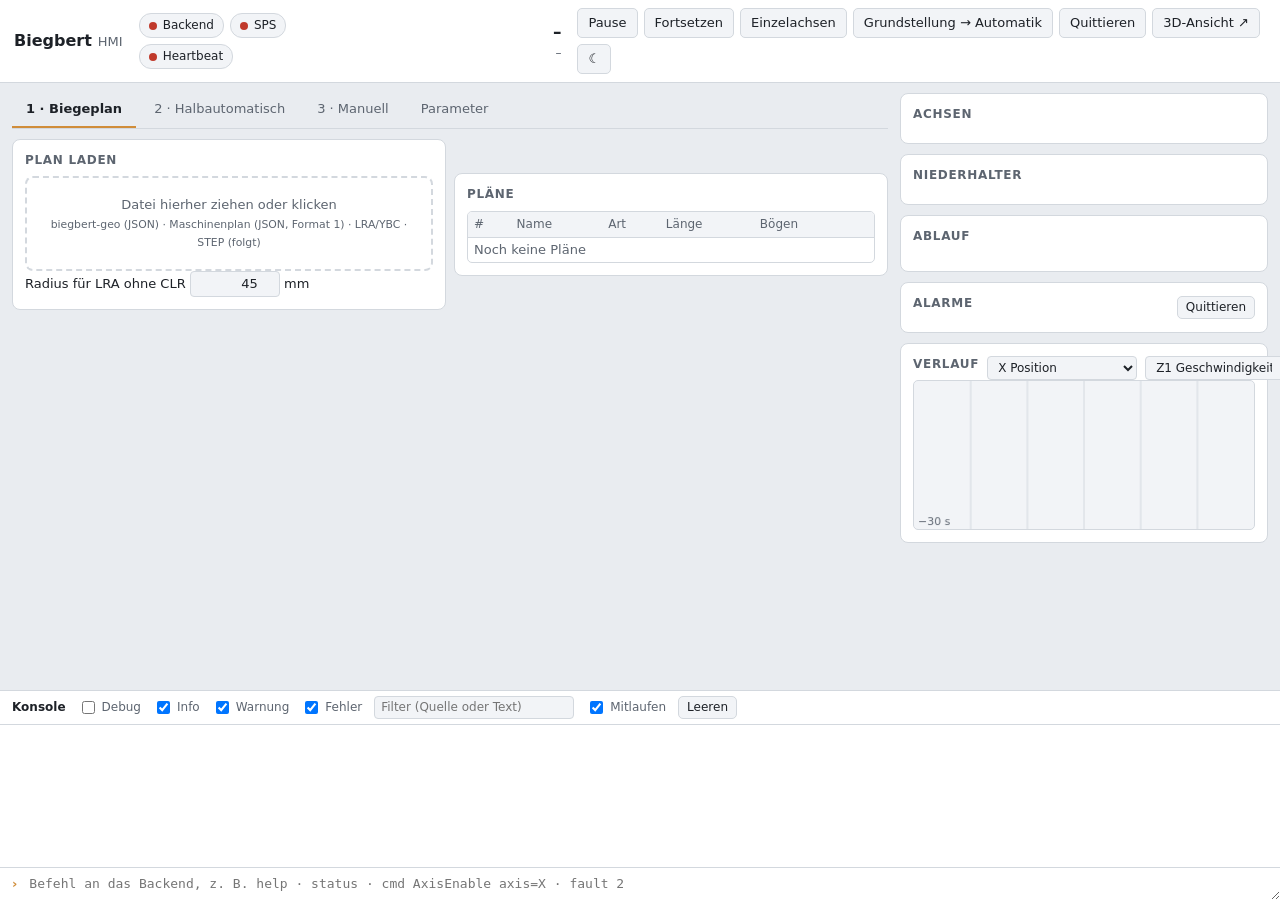
<file: hmi/index.html>
<!DOCTYPE html>
<html lang="de">
<head>
<meta charset="utf-8">
<title>Biegbert HMI</title>
<meta name="viewport" content="width=device-width, initial-scale=1">
<link rel="icon" href="data:,">
<link rel="stylesheet" href="style.css">
<script>
  // Theme vor dem ersten Zeichnen setzen (kein Aufblitzen)
  try { const t = localStorage.getItem("biegbert.theme"); document.documentElement.dataset.theme =
    t || (matchMedia("(prefers-color-scheme: light)").matches ? "light" : "dark"); } catch (_) {}
</script>
</head>
<body>
<header id="top">
  <div class="brand"><b>Biegbert</b><span>HMI</span></div>
  <div class="pills">
    <span class="pill" id="pBackend" title="WebSocket zum Python-Backend"><i></i>Backend</span>
    <span class="pill" id="pPlc" title="Verbindung Backend ↔ SPS (GVL_HMI)"><i></i>SPS</span>
    <span class="pill" id="pHb" title="SPS sieht den Heartbeat der Bedienung (bHmiAlive)"><i></i>Heartbeat</span>
    <span class="pill warn" id="pSim" hidden>Simulation</span>
    <span class="pill bad" id="pEstop" hidden>NOT-HALT</span>
  </div>
  <div class="modebox">
    <div class="mode" id="mode">–</div>
    <div class="sub" id="modeSub">–</div>
  </div>
  <div class="actions">
    <button id="bPause" title="Automatik → Pause (ModePause)">Pause</button>
    <button id="bResume" class="two" data-c1="ModeResume1" data-c2="ModeResume2" title="Pause → Automatik, zweistufig">Fortsetzen</button>
    <button id="bSingle" class="two" data-c1="ModeSingleAxis1" data-c2="ModeSingleAxis2" title="Pause → Einzelachsbetrieb, zweistufig">Einzelachsen</button>
    <button id="bBase" title="Einzelachsen → Automatik, nur in Grundstellung (ModeReturnToBase)">Grundstellung → Automatik</button>
    <button id="bAck" title="Alle Alarme quittieren (AlarmAck 0)">Quittieren</button>
    <a class="btnlink" href="/vis/" target="biegbert-vis" title="3D-Visualisierung mit Istwerten">3D-Ansicht ↗</a>
    <button id="bTheme" title="Hell/Dunkel">☀</button>
  </div>
</header>

<main>
  <section id="work">
    <nav class="tabs">
      <button data-tab="plan" class="on">1 · Biegeplan</button>
      <button data-tab="semi">2 · Halbautomatisch</button>
      <button data-tab="manual">3 · Manuell</button>
      <button data-tab="param">Parameter</button>
    </nav>

    <!-- 1 Biegeplan ───────────────────────────────────────────── -->
    <div class="tab on" id="tab-plan">
      <div class="row wrap">
        <div class="card grow">
          <h3>Plan laden</h3>
          <label class="drop" id="drop">
            <input type="file" id="file" accept=".json,.lra,.ybc,.csv,.txt,.step,.stp">
            <span>Datei hierher ziehen oder klicken<br><small>biegbert-geo (JSON) · Maschinenplan (JSON, Format 1) · LRA/YBC · STEP (folgt)</small></span>
          </label>
          <div class="row"><label>Radius für LRA ohne CLR <input type="number" id="lraR" value="45" step="0.1"> mm</label></div>
        </div>
        <div class="card grow">
          <h3>Pläne</h3>
          <div class="tablewrap short"><table id="planList"><thead><tr><th>#</th><th>Name</th><th>Art</th><th>Länge</th><th>Bögen</th><th></th></tr></thead><tbody></tbody></table></div>
        </div>
      </div>
      <div id="planDetail" class="card" hidden>
        <div class="row between"><h3 id="pdTitle">Plan</h3>
          <div class="row"><button id="pdJsonGeo">Geo-Plan ↓</button><button id="pdJsonMachine">Maschinenplan ↓</button></div></div>
        <div class="kv4" id="pdSummary"></div>
        <ul class="msgs" id="pdMsgs"></ul>
        <div class="steps" id="pdSteps">
          <button id="pdLoad" class="primary">① An SPS übertragen</button>
          <button id="pdMat">② Material bestätigen</button>
          <button id="pdStart" class="primary">③ Start</button>
          <button id="pdQ1">Q1: Lösen freigeben</button>
          <button id="pdQ2">Q2: Biegekopf zurück</button>
          <button id="pdEnt">Rohr entnommen (ENT)</button>
          <span class="hint" id="pdHint"></span>
        </div>
        <div class="row wrap top">
          <div class="grow">
            <h4>Verlauf u(s) und φ(s)</h4>
            <canvas id="pdProfile" class="chart"></canvas>
          </div>
          <div class="grow">
            <h4>Vorschau Biegeteil <small>(ziehen zum Drehen)</small></h4>
            <canvas id="pdPreview" class="chart"></canvas>
          </div>
        </div>
        <div class="row wrap top">
          <div class="grow"><h4>Elemente</h4><div class="tablewrap"><table id="pdElements"></table></div></div>
          <div class="grow"><h4>Maschinenplan (an die SPS)</h4><div class="tablewrap"><table id="pdMachine"></table></div></div>
        </div>
      </div>
    </div>

    <!-- 2 Halbautomatisch ───────────────────────────────────────── -->
    <div class="tab" id="tab-semi">
      <div class="row wrap top">
        <div class="card">
          <h3>Biegung eingeben</h3>
          <div class="seg" id="elType">
            <button data-t="straight" class="on">Gerade</button><button data-t="bend">Bogen</button>
            <button data-t="bend_var">Bogen veränderlich</button><button data-t="rotation">Rotation</button>
          </div>
          <div class="form" id="elForm"></div>
          <div class="calc" id="elCalc"></div>
          <div class="row"><button id="elAdd" class="primary">Hinzufügen</button></div>
        </div>
        <div class="card">
          <h3>Prozess und Material</h3>
          <div class="form two">
            <label>Z2 <input type="number" id="prZ2" value="0" step="0.1"><em>mm</em></label>
            <label>v <output id="prV">24.0</output><em>mm</em></label>
            <label>Vorschub <input type="number" id="prFeed" value="30" step="1"><em>mm/s</em></label>
            <label>Übergang <input type="number" id="prTrans" value="30" step="1"><em>mm</em></label>
            <label>A-Faktor <input type="number" id="prAf" value="1" step="0.05"><em>·φ</em></label>
            <label>Ø <input type="number" id="maD" value="15" step="0.1"><em>mm</em></label>
            <label>Wand <input type="number" id="maW" value="2" step="0.1"><em>mm</em></label>
            <label>Rp0,2 <input type="number" id="maY" value="300" step="10"><em>MPa</em></label>
            <label>Kraftgrenze <input type="number" id="maF" value="16000" step="100"><em>N</em></label>
          </div>
          <p class="hint">Übergang = Länge, über die beim An- und Rückbiegen u linear verändert wird (vorläufig). Kurze Übergänge zwingen wegen X ≤ 3,5 mm/s zu langsamem Vorschub.</p>
        </div>
      </div>
      <div class="card">
        <div class="row between">
          <h3>Abfolge</h3>
          <div class="row">
            <button id="seqSave">Speichern ↓</button>
            <label class="btn">Laden <input type="file" id="seqLoad" accept=".json" hidden></label>
            <button id="seqClear">Leeren</button>
          </div>
        </div>
        <div class="tablewrap"><table id="seqTable"></table></div>
        <div class="row wrap">
          <div class="seg" id="seqMode"><button data-m="all" class="on">Als Folge</button><button data-m="step">Schritt für Schritt</button></div>
          <span id="seqAll"><button id="seqBuild" class="primary">Plan erzeugen → Biegeplan</button></span>
          <span id="seqStep" hidden>
            <button id="seqNext" class="primary">Nächsten Schritt ausführen</button>
            <button id="seqReset">Status zurücksetzen</button>
          </span>
          <span class="hint" id="seqHint"></span>
        </div>
        <p class="hint">„Als Folge“ erzeugt einen vollständigen Biegeplan und öffnet ihn unter 1 · Biegeplan. „Schritt für Schritt“ führt jeweils das nächste Element ab der aktuellen Z1-Position aus (Rotationen werden mit dem folgenden Element ausgeführt). Ausführung erfordert die Betriebsart Automatik.</p>
      </div>
    </div>

    <!-- 3 Manuell ──────────────────────────────────────────────── -->
    <div class="tab" id="tab-manual">
      <div class="banner" id="manBanner">Einzelbewegungen sind nur in der Betriebsart <b>Einzelachsen</b> möglich. Wechsel: Pause → „Einzelachsen“ (zweistufig).</div>
      <div class="row wrap">
        <label>Tippgeschwindigkeit <input type="range" id="jogF" min="1" max="100" value="30"> <output id="jogFv">30 %</output></label>
        <button id="enAll">Alle Achsen freigeben</button>
        <button id="haltAll">Alle anhalten</button>
      </div>
      <div class="axes" id="axisCards"></div>
      <div class="row wrap top">
        <div class="card grow">
          <h3>Vorschub</h3>
          <div class="form two">
            <label>Ende Z1 <input type="number" id="feedEnd" step="1"><em>mm</em></label>
            <label>Geschw. <input type="number" id="feedV" value="10" step="1"><em>mm/s</em></label>
          </div>
          <div class="row"><button id="feedGo" class="primary">Vorschub starten</button><button id="feedStop" class="danger">Vorschub stoppen</button></div>
          <p class="hint" id="feedHint"></p>
        </div>
        <div class="card grow">
          <h3>Matrize</h3>
          <div class="kv" id="dieKv"></div>
          <div class="row"><button id="aTan">A tangential zu X setzen</button></div>
          <p class="hint">Veränderlicher Radius: X während des laufenden Vorschubs verstellen (Tippen oder Fahrbefehl).</p>
        </div>
        <div class="card grow">
          <h3>Niederhalter</h3>
          <div class="clamps" id="clampCards"></div>
          <div class="row"><button id="clOpenAll">Alle öffnen</button><button id="clCloseFree">Freie schließen</button></div>
        </div>
      </div>
      <div class="card" id="simCard" hidden>
        <h3>Simulation <small>(nur bSimulation)</small></h3>
        <div class="row wrap">
          <button data-fault="1">Achsfehler Z1</button><button data-fault="2">Achsfehler X</button>
          <button data-fault="3">Achsfehler A</button><button data-fault="6">Schleppfehler Z1</button>
          <button data-fault="4">Druckabfall</button><button data-input="1:1">Druck wieder ok</button>
          <button data-fault="5" class="danger">Not-Halt auslösen</button><button data-input="2:0">Not-Halt lösen</button>
        </div>
      </div>
    </div>

    <!-- Parameter ──────────────────────────────────────────────── -->
    <div class="tab" id="tab-param">
      <div class="row wrap top">
        <div class="card">
          <h3>Parametersatz (stParam)</h3>
          <div class="form two">
            <label>Plan-ID <input type="number" id="paPlan" value="0"></label><span></span>
            <label>Ø <input type="number" id="paD" value="15" step="0.1"><em>mm</em></label>
            <label>Wand <input type="number" id="paW" value="2" step="0.1"><em>mm</em></label>
            <label>Rp0,2 <input type="number" id="paY" value="300"><em>MPa</em></label>
            <label>Kraftgrenze Z1 <input type="number" id="paF" value="16000"><em>N</em></label>
            <label>Vorschub-Override <input type="number" id="paFo" value="100" min="0" max="100"><em>%</em></label>
            <label>Einzelachs-Geschw. <input type="number" id="paSv" value="100" min="1" max="100"><em>%</em></label>
          </div>
          <div class="row"><button id="paApply" class="primary">Übernehmen (ParamApply)</button></div>
          <p class="hint">Die SPS prüft den Satz und kopiert ihn nach stParamActive. Nur die aktive Kopie wirkt. Kraftgrenze wird auf 25 kN begrenzt.</p>
        </div>
        <div class="card">
          <h3>Aktiv in der SPS</h3>
          <div class="kv" id="paActive"></div>
        </div>
      </div>
    </div>
  </section>

  <aside id="side">
    <div class="card">
      <h3>Achsen</h3>
      <table class="tele" id="teleAxes"></table>
    </div>
    <div class="card">
      <h3>Niederhalter <small id="pressure"></small></h3>
      <div class="clampbar" id="teleClamps"></div>
    </div>
    <div class="card">
      <h3>Ablauf</h3>
      <div class="kv" id="teleSeq"></div>
      <div class="missing" id="teleBase"></div>
    </div>
    <div class="card">
      <div class="row between"><h3>Alarme <small id="alarmCount"></small></h3><button id="bAck2" class="small">Quittieren</button></div>
      <ul class="alarms" id="alarmList"></ul>
    </div>
    <div class="card">
      <div class="row between"><h3>Verlauf</h3>
        <div class="row"><select id="trA"></select><select id="trB"></select></div></div>
      <canvas id="trend" class="chart small"></canvas>
    </div>
  </aside>
</main>

<footer id="console">
  <div class="ctool">
    <b>Konsole</b>
    <label><input type="checkbox" data-lv="debug"> Debug</label>
    <label><input type="checkbox" data-lv="info" checked> Info</label>
    <label><input type="checkbox" data-lv="warning" checked> Warnung</label>
    <label><input type="checkbox" data-lv="error" checked> Fehler</label>
    <input id="cFilter" placeholder="Filter (Quelle oder Text)">
    <label><input type="checkbox" id="cFollow" checked> Mitlaufen</label>
    <button id="cClear" class="small">Leeren</button>
    <span class="grow"></span>
    <span id="cLatency" class="dim"></span>
  </div>
  <div id="clog"></div>
  <div class="cin"><span>›</span><input id="cIn" placeholder="Befehl an das Backend, z. B. help · status · cmd AxisEnable axis=X · fault 2" autocomplete="off" spellcheck="false"></div>
</footer>

<div id="toast"></div>
<script src="app.js"></script>
</body>
</html>
</file>
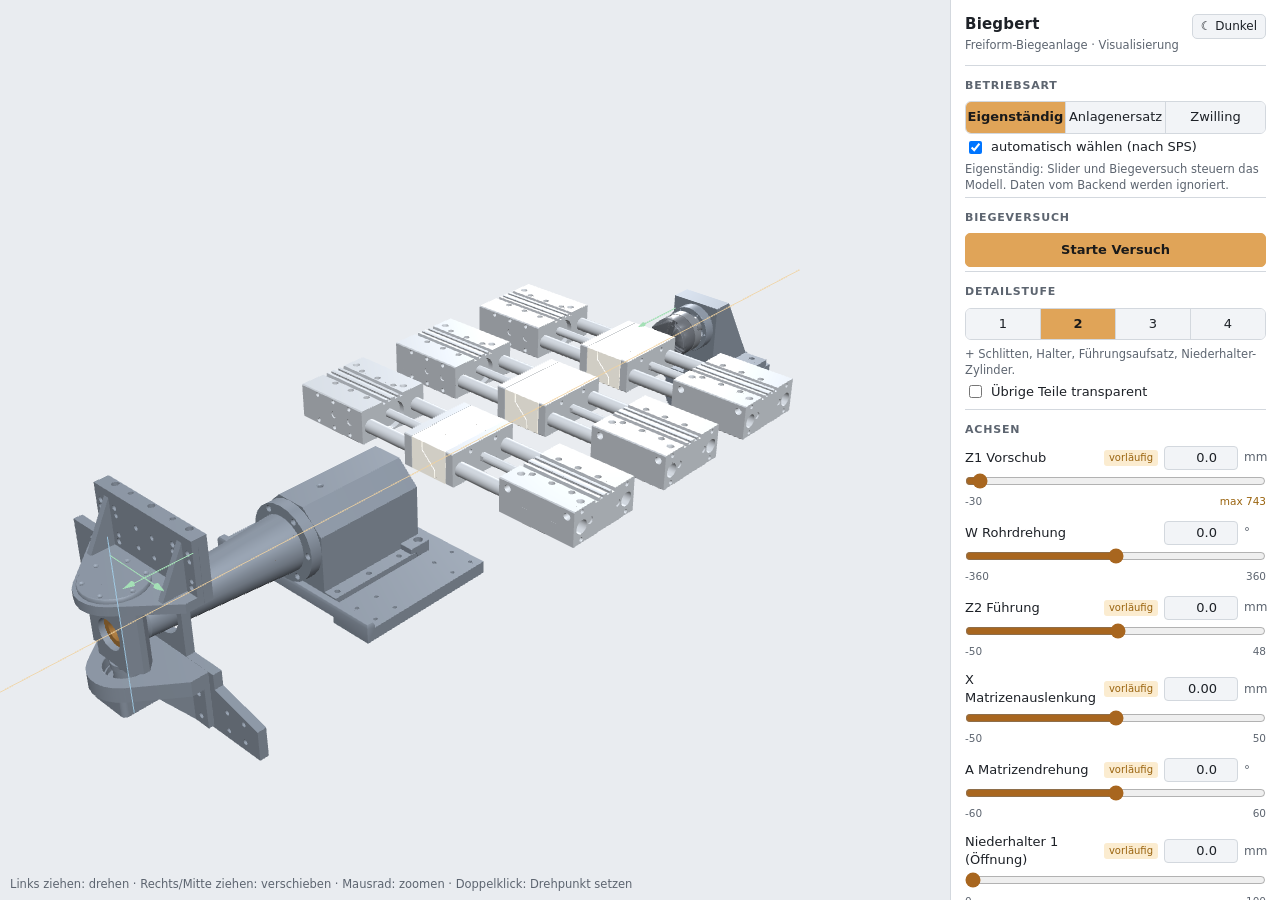
<file: frontend/simulation.html>
<!DOCTYPE html>
<html lang="de">
<head>
<meta charset="utf-8">
<title>Biegbert – Visualisierung</title>
<meta name="viewport" content="width=device-width, initial-scale=1">
<!--
  Biegbert – 3D-Visualisierung der Freiform-Biegeanlage (three.js r128)

  Dateien (gleicher Ordner):
    three.r128.min.js       three.js-Kern (globales THREE)
    biegbert_geometry.js    Geometrie, erzeugt aus ORIG_Biegbert_Gesamt.STEP

  Koordinaten: CAD-Koordinaten der Gesamtbaugruppe in mm, +Y oben,
  Rohrachse = Z-Achse (x = 0, y = 0), Materialfluss in +Z.

  ── Schnittstelle für Python ────────────────────────────────────────────
  JS:
      biegbert.setAxes({Z1: 120, X: 7, A: 32.5})   // mm bzw. Grad
      biegbert.getAxes()  ->  {Z1:…, W:…, Z2:…, X:…, A:…, NH1:…, NH2:…, NH3:…}
      biegbert.setDetailLevel(1..4)
      biegbert.onUserChange = (values) => {…}       // Slider von Hand bewegt
      biegbert.test.start() / .play() / .pause() / .stop() / .close()
      biegbert.test.setSpeed(mm_s) / .setCoupleA(bool) / .getPart() / .state()

  WebSocket (JSON):
      Adresse: ?ws=ws://host:port/pfad   (URL-Parameter)
               sonst bei http(s): ws://<host>:8765/   bei file://: ws://localhost:8765/
      Python -> Browser:
          {"type":"axes","values":{"Z1":120.0,"X":7.0}}   (oder nur {"Z1":120.0,…})
          {"type":"detail","level":3}
          {"type":"test","cmd":"start"|"play"|"pause"|"stop"|"close"}
          {"type":"test","cmd":"speed","value":30}        mm/s
          {"type":"test","cmd":"coupleA","value":true}
      Browser -> Python:
          {"type":"hello","axes":{…Grenzen…},"values":{…}}     nach dem Verbinden
          {"type":"manual","values":{…}}                       bei Slider-Bewegung von Hand
          {"type":"test","event":"started"|"play"|"pause"|"limit"|"stopped"|"closed", …}
          {"type":"part", …}                                    Biegeteil nach "Versuch stoppen"

  ── Betriebsarten ──────────────────────────────────────────────────────
  Eigenständig (Slider), Anlagenersatz (SPS simuliert steuert), digitaler Zwilling (reale Anlage).
  Automatische Wahl nach dem Simulationsflag der SPS, umschaltbar in der Seitenleiste.
  Die Visualisierung meldet nichts an die SPS zurück.
  Vom Backend: {"type":"axes","values":{Z1,Z2,X,A,W,NH1..3},"set":{Z1..W},
                "process":{simulation,plc_kind,mode,kin,plan_id,step_g2,step_g2_text}}

  ── Biegemodell (ideal, nach [Eberle]) ─────────────────────────────────
  u = X (Matrizenauslenkung), v = Abstand Führungsaustritt–Matrizenachse.
  Zwischen Führung und Matrize liegt das Rohr auf dem Kreis R = (u²+v²)/(2|u|),
  tangential zur Rohrachse am Führungsaustritt. Jedes Materialelement erhält die
  Krümmung, die beim Durchlaufen der Matrize gilt, und behält sie danach (starr).
  Drehung W dreht das Rohr um die eigene Achse; der umgeformte Teil dreht sich
  dabei um die Rohrtangente in der Matrize (Vereinfachung, keine Torsion).
-->
<style>
  :root{
    --bg:#16181c; --panel:#1e2126; --panel2:#262a30; --line:#33383f;
    --text:#e6e8eb; --dim:#9aa1aa; --accent:#e0a458; --ok:#5fbf77; --warn:#d9a441; --bad:#d9675a; --tube:#7fb3d9;
    --badge:#4a3d22; --tipbg:rgba(20,22,26,.92); --partbg:#121418; --cardbg:rgba(30,33,38,.94); --rowline:#2a2e34;
    --rowhi:rgba(224,164,88,.18); --range:#e0a458; color-scheme:dark;
  }
  :root[data-theme=light]{
    --bg:#e9ecf0; --panel:#ffffff; --panel2:#f2f4f7; --line:#d3d8de;
    --text:#1d2127; --dim:#5d6570; --accent:#e0a458; --ok:#2f8f4b; --warn:#9a640f; --bad:#c0392b;
    --badge:#fbecd0; --tipbg:rgba(255,255,255,.96); --partbg:#f2f4f7; --cardbg:rgba(255,255,255,.95); --rowline:#e6e9ed;
    --rowhi:rgba(224,164,88,.28); --range:#a8661f; color-scheme:light;
  }
  .head{display:flex;align-items:flex-start;justify-content:space-between;gap:8px}
  #themeBtn{background:var(--panel2);color:var(--text);border:1px solid var(--line);border-radius:5px;
    padding:3px 8px;cursor:pointer;font:inherit;font-size:12px;white-space:nowrap}
  #themeBtn:hover{border-color:var(--accent)}
  *{box-sizing:border-box}
  html,body{margin:0;height:100%;background:var(--bg);color:var(--text);
    font:13px/1.4 system-ui,-apple-system,"Segoe UI",Roboto,sans-serif;overflow:hidden}
  #app{display:flex;height:100%}
  #view{position:relative;flex:1;min-width:0}
  #view canvas{display:block;width:100%;height:100%;outline:none}
  #side{width:330px;flex:none;background:var(--panel);border-left:1px solid var(--line);
    overflow-y:auto;padding:14px 14px 24px}
  h1{font-size:15px;margin:0 0 2px;font-weight:600;letter-spacing:.2px}
  .sub{color:var(--dim);font-size:11.5px;margin-bottom:12px}
  section{border-top:1px solid var(--line);padding:12px 0 4px}
  h2{font-size:11px;text-transform:uppercase;letter-spacing:.8px;color:var(--dim);margin:0 0 8px;font-weight:600}
  .seg{display:flex;border:1px solid var(--line);border-radius:6px;overflow:hidden}
  .seg button{flex:1;background:var(--panel2);color:var(--text);border:0;border-right:1px solid var(--line);
    padding:6px 0;cursor:pointer;font:inherit}
  .seg button:last-child{border-right:0}
  .seg button.on{background:var(--accent);color:#1a1a1a;font-weight:600}
  .hint{color:var(--dim);font-size:11.5px;margin-top:6px}
  .axis{margin-bottom:12px}
  .axis .row{display:flex;align-items:center;gap:6px;margin-bottom:3px}
  .axis .name{flex:1;font-weight:500}
  .axis input[type=number]{width:74px;background:var(--panel2);color:var(--text);border:1px solid var(--line);
    border-radius:4px;padding:2px 5px;font:inherit;text-align:right}
  .axis .unit{width:22px;color:var(--dim);font-size:12px}
  input[type=range]{width:100%;accent-color:var(--range);margin:0}
  .axis .lim{display:flex;justify-content:space-between;color:var(--dim);font-size:10.5px}
  .axis .lim .dyn{color:var(--warn)}
  .badge{font-size:10px;padding:1px 5px;border-radius:3px;background:var(--badge);color:var(--warn);cursor:help}
  .ext{outline:1px solid var(--ok);outline-offset:1px}
  .locked{opacity:.55}
  .btns{display:flex;flex-wrap:wrap;gap:6px}
  .btns button,.btn{background:var(--panel2);color:var(--text);border:1px solid var(--line);border-radius:5px;
    padding:4px 9px;cursor:pointer;font:inherit}
  .btns button:hover,.btn:hover{border-color:var(--accent)}
  button:disabled{opacity:.4;cursor:default}
  .btn.primary{background:var(--accent);color:#1a1a1a;border-color:var(--accent);font-weight:600}
  .btn.big{flex:1;padding:7px 9px}
  label.chk{display:flex;align-items:center;gap:6px;margin:4px 0;cursor:pointer}
  .kv{display:grid;grid-template-columns:auto 1fr;gap:2px 10px;font-variant-numeric:tabular-nums}
  .kv div:nth-child(odd){color:var(--dim)}
  .ws{display:flex;align-items:center;gap:8px}
  .dot{width:9px;height:9px;border-radius:50%;background:var(--bad);flex:none}
  .dot.ok{background:var(--ok)} .dot.wait{background:var(--warn)}
  .ws input{flex:1;min-width:0;background:var(--panel2);color:var(--text);border:1px solid var(--line);
    border-radius:4px;padding:3px 6px;font:12px ui-monospace,monospace}
  table.dev{width:100%;border-collapse:collapse;margin-top:6px;font-size:12px;font-variant-numeric:tabular-nums}
  table.dev th{color:var(--dim);font-weight:500;text-align:right;padding:2px 4px}
  table.dev th:first-child,table.dev td:first-child{text-align:left}
  table.dev td{text-align:right;padding:2px 4px;border-top:1px solid var(--line)}
  table.dev td.big{color:var(--bad);font-weight:600}
  .axis.locked input{pointer-events:none;opacity:.75}
  #testBox{background:var(--panel2);border:1px solid var(--line);border-radius:6px;padding:10px;margin-top:4px}
  #testMsg{min-height:16px;font-size:12px;margin-top:6px}
  #testMsg.warn{color:var(--warn)} #testMsg.bad{color:var(--bad)}
  .speed{display:flex;align-items:center;gap:8px;margin:8px 0 2px}
  .speed span{width:78px;flex:none;white-space:nowrap;text-align:right;font-variant-numeric:tabular-nums}
  #tip{position:absolute;pointer-events:none;background:var(--tipbg);border:1px solid var(--line);box-shadow:0 2px 8px rgba(0,0,0,.15);
    padding:4px 8px;border-radius:4px;font-size:12px;display:none;white-space:nowrap}
  #help{position:absolute;left:10px;bottom:8px;color:var(--dim);font-size:11.5px;pointer-events:none}
  #err{position:absolute;inset:0;display:none;align-items:center;justify-content:center;padding:40px;
    color:var(--bad);font-size:14px;text-align:center}
  /* Biegeteil-Ansicht */
  #part{position:absolute;inset:0;display:none;background:var(--partbg);z-index:5}
  #partCanvas{position:absolute;inset:0}
  #partInfo{position:absolute;left:12px;top:12px;bottom:12px;width:330px;background:var(--cardbg);
    border:1px solid var(--line);border-radius:8px;padding:12px 14px;overflow-y:auto}
  #partInfo h3{margin:0 0 2px;font-size:15px}
  #partInfo table{width:100%;border-collapse:collapse;font-size:12px;font-variant-numeric:tabular-nums;margin-top:8px}
  #partInfo th{color:var(--dim);font-weight:500;text-align:left;border-bottom:1px solid var(--line);padding:3px 4px}
  #partInfo td{padding:3px 4px;border-bottom:1px solid var(--rowline)}
  #partInfo td.n{text-align:right}
  #partInfo tr[data-i]{cursor:default}
  #partInfo tr.hi td{background:var(--rowhi)}
  #partInfo .sw{display:inline-block;width:9px;height:9px;border-radius:2px;margin-right:6px;vertical-align:0}
  #partBtns{position:absolute;right:12px;top:12px;display:flex;gap:6px}
  #partHelp{position:absolute;right:12px;bottom:8px;color:var(--dim);font-size:11.5px;pointer-events:none}
</style>
</head>
<body>
<div id="app">
  <div id="view">
    <div id="tip"></div>
    <div id="help">Links ziehen: drehen · Rechts/Mitte ziehen: verschieben · Mausrad: zoomen · Doppelklick: Drehpunkt setzen</div>
    <div id="err"></div>
    <div id="part">
      <div id="partCanvas"></div>
      <div id="partInfo"></div>
      <div id="partBtns">
        <button class="btn" id="partFit">Einpassen</button>
        <button class="btn" id="partNew">Neuer Versuch</button>
        <button class="btn primary" id="partClose">Schließen</button>
      </div>
      <div id="partHelp">Links ziehen: drehen · Rechts ziehen: verschieben · Mausrad: zoomen</div>
    </div>
  </div>
  <aside id="side">
    <div class="head">
      <div><h1>Biegbert</h1><div class="sub">Freiform-Biegeanlage · Visualisierung</div></div>
      <button id="themeBtn" title="Hell/Dunkel umschalten">☀ Hell</button>
    </div>

    <section>
      <h2>Betriebsart</h2>
      <div class="seg" id="srcSeg">
        <button data-s="standalone">Eigenständig</button><button data-s="replacement">Anlagenersatz</button><button data-s="twin">Zwilling</button>
      </div>
      <label class="chk"><input type="checkbox" id="srcAuto" checked> automatisch wählen (nach SPS)</label>
      <div class="hint" id="srcText" style="margin-top:2px"></div>
      <div id="srcLive" style="display:none">
        <div class="kv" id="srcKv" style="margin-top:6px"></div>
        <table class="dev" id="devTable"></table>
      </div>
    </section>

    <section>
      <h2>Biegeversuch</h2>
      <div class="btns"><button class="btn primary big" id="tStart">Starte Versuch</button></div>
      <div id="testBox" style="display:none">
        <div class="btns">
          <button class="btn big" id="tPlay">▶ Vorschub</button>
          <button class="btn big" id="tStop">■ Versuch stoppen</button>
        </div>
        <div class="speed" id="tSpeedRow"><input type="range" id="tSpeed" min="1" max="87.5" step="0.5" value="30"><span id="tSpeedV">30 mm/s</span></div>
        <div class="hint" id="tSpeedHint" style="margin-top:0">v_max bei Nenndrehzahl 87,5 mm/s, Lastenheft 50 mm/s.</div>
        <label class="chk" id="tCoupleRow"><input type="checkbox" id="tCouple"> A tangential koppeln (φ_tan)</label>
        <label class="chk" id="tAutoRow" style="display:none"><input type="checkbox" id="tAuto" checked> Rohr bei Ablaufstart automatisch einlegen</label>
        <div class="kv" style="margin-top:6px">
          <div>Rohr Ø × Länge</div><div id="tTube">–</div>
          <div>Vorgeschoben</div><div id="tFed">–</div>
          <div>Umgeformt</div><div id="tFormed">–</div>
          <div>Restweg (Kollision)</div><div id="tRest">–</div>
        </div>
        <div id="testMsg"></div>
      </div>
    </section>

    <section>
      <h2>Detailstufe</h2>
      <div class="seg" id="lod">
        <button data-l="1">1</button><button data-l="2">2</button><button data-l="3">3</button><button data-l="4">4</button>
      </div>
      <div class="hint" id="lodText"></div>
      <label class="chk"><input type="checkbox" id="ghost"> Übrige Teile transparent</label>
    </section>

    <section>
      <h2>Achsen</h2>
      <div id="axes"></div>
      <div class="btns"><button id="reset">Alle auf 0</button></div>
    </section>

    <section>
      <h2>Prozessgrößen (geometrisch)</h2>
      <div class="kv">
        <div>Werkzeugabstand v</div><div id="vV">–</div>
        <div>Auslenkung u (= X)</div><div id="vU">–</div>
        <div>Biegeradius R(u,v)</div><div id="vR">–</div>
        <div>φ tangential</div><div id="vPhi">–</div>
      </div>
      <div class="hint">R = (u²+v²)/(2u), φ = arcsin(2uv/(u²+v²)) nach [Eberle].</div>
    </section>

    <section>
      <h2>Ansicht</h2>
      <div class="btns">
        <button data-view="iso">Iso</button><button data-view="side">Seite</button>
        <button data-view="top">Oben</button><button data-view="head">Biegekopf</button>
        <button data-view="fit">Alles</button>
      </div>
      <label class="chk"><input type="checkbox" id="showAxes" checked> Rohrachse &amp; Achsrichtungen</label>
    </section>

    <section>
      <h2>Verbindung (Python)</h2>
      <div class="ws"><span class="dot" id="wsDot"></span><input id="wsUrl" spellcheck="false"><button class="btn" id="wsBtn">↻</button></div>
      <div class="hint" id="wsText">–</div>
    </section>

    <section>
      <h2>Info</h2>
      <div class="kv"><div>Dreiecke</div><div id="iTri">–</div><div>Bildrate</div><div id="iFps">–</div></div>
      <div class="hint">Geometrie: ORIG_Biegbert_Gesamt.STEP (Export 03.11.2026), vereinfacht.</div>
    </section>
  </aside>
</div>

<script src="three.r128.min.js"></script>
<script src="biegbert_geometry.js"></script>
<script>
"use strict";
(function () {

/* ════════════════════════════════════════════════════════════════════
   KONFIGURATION
   Werte in mm bzw. Grad, bezogen auf den CAD-Stand (Ausnahme Z2, s. u.).
   PROV = vorläufig: Grenzen/Nullpunkte nicht aus Endlagen bekannt,
   sondern aus CAD-Geometrie oder Doku abgeschätzt → später ersetzen.
   ════════════════════════════════════════════════════════════════════ */
const PROV = true;
const Z_DIE = -415.6098;           // Drehachse A / Matrizenmitte (CAD z)
const Z_GUIDE_TIP_CAD = -395.6098; // Austritt Führungshülse im CAD-Stand
const Z2_ZERO_SHIFT = -44.0;       // VORLÄUFIG: CAD-Stand kollidiert (Hülse 20 mm hinter Matrizenachse);
                                   // Z2 = 0 so gelegt, dass v = 24 mm ([Eberle]-Referenz)
const Z_STOP_CAD = -1695.1098;     // Rohranschlag = Stirnseite Adapterwelle bei Z1 = 0 (VORLÄUFIG, s. Hinweis)
const Z_CHUCK_FRONT_CAD = -1670.61;// Vorderkante Futter bei Z1 = 0
const Z_GUIDE_BODY_REAR_CAD = -881.36; // Hinterkante Führungsgrundkörper (Eisenschwein) im CAD-Stand
const COLLISION_MARGIN = 2.0;      // mm Sicherheitsabstand Futter ↔ Führung
const CHUCK_LEN = 56.5;            // Futter in z (−1727,1 … −1670,6)
const NH_HALF_LEN = 73.0;          // halbe Länge Niederhalter-Platte in z
const NH_CLEAR_OPEN = 45.0;        // VORLÄUFIG: ab dieser Öffnung passt das Futter (Ø ≈ 106) durch

const AXES = [
  { id:"Z1", name:"Z1 Vorschub", node:"Z1", kind:"lin", dir:[0,0,1], unit:"mm", min:-30, max:1282, step:0.5,
    prov:PROV, note:"Vorläufig: 0 = CAD-Stand. Doku-Hub 1282 mm; tatsächlich begrenzt durch Kollision Futter ↔ Führung (abhängig von Z2)." },
  { id:"W",  name:"W Rohrdrehung", node:"W", kind:"rot", axis:[0,0,1], unit:"°", min:-360, max:360, step:0.5,
    prov:false, note:"Endlosachse, Sliderbereich nur zur Anzeige." },
  { id:"Z2", name:"Z2 Führung", node:"Z2", kind:"lin", dir:[0,0,1], unit:"mm", min:-50, max:48, step:0.1,
    prov:PROV, offset:Z2_ZERO_SHIFT,
    note:"Vorläufig: Z2 = 0 ≙ v = 24 mm (CAD-Stand −44 mm). Doku ±50 mm; CAD-Schienen erlauben nur bis +48." },
  { id:"X",  name:"X Matrizenauslenkung", node:"X", kind:"lin", dir:[1,0,0], unit:"mm", min:-50, max:50, step:0.05,
    prov:PROV, note:"Grenzen ±50 mm laut Doku; Vorzeichen (+X) noch mit Maschine abgleichen." },
  { id:"A",  name:"A Matrizendrehung", node:"A", kind:"rot", axis:[0,1,0], unit:"°", min:-60, max:60, step:0.1,
    prov:PROV, note:"Grenzen ±60° laut Doku; Drehsinn (um +Y) noch mit Maschine abgleichen." },
  { id:"NH1", name:"Niederhalter 1 (Öffnung)", node:["NH1_L","NH1_R"], kind:"open", unit:"mm", min:0, max:100, step:0.5,
    prov:PROV, note:"Vorläufig: 0 = CAD-Stand (Platten ineinander, ohne Rohr). Hub DFM-50: 100 mm." },
  { id:"NH2", name:"Niederhalter 2 (Öffnung)", node:["NH2_L","NH2_R"], kind:"open", unit:"mm", min:0, max:100, step:0.5,
    prov:PROV, note:"Vorläufig: 0 = CAD-Stand (Platten ineinander, ohne Rohr). Hub DFM-50: 100 mm." },
  { id:"NH3", name:"Niederhalter 3 (Öffnung)", node:["NH3_L","NH3_R"], kind:"open", unit:"mm", min:0, max:100, step:0.5,
    prov:PROV, note:"Vorläufig: 0 = CAD-Stand (Platten ineinander, ohne Rohr). Hub DFM-50: 100 mm." },
];
const LOD_TEXT = {
  1:"Nur Kontaktteile: Matrize, Führungshülse, Niederhalter-Platten, Futter, Adapterwelle.",
  2:"+ Schlitten, Halter, Führungsaufsatz, Niederhalter-Zylinder.",
  3:"+ Motoren, Getriebe, Spindeln, Linearführungen, Lager, Stützelemente.",
  4:"+ Tisch, Gestell, Ventilinsel (ohne Schrauben/Kleinteile).",
};
const MATERIALS = {   // [Farbe, metalness, roughness]
  bronze:[0xc08a48,.55,.38], pom:[0xefebe0,0,.7], chuck:[0x80858d,.6,.4], contact_steel:[0xa2a8b0,.6,.35],
  steel:[0x8c96a3,.45,.5], mech:[0xadb2b8,.4,.5], drive:[0x2e3136,.3,.55], alu:[0xc8cdd3,.35,.45],
  frame:[0x6c727a,.2,.7], pneu:[0x55657e,.2,.6],
};
// Halbzeug
const TUBE_D = 14.9;               // = engste Stelle Matrize (Ø 14,93), Führungsbohrung Ø 15
const TUBE_OVERHANG = 10.0;        // Rohr ragt beim Laden 10 mm über die Matrizenmitte hinaus
const TUBE_COLOR = 0x7fb3d9;
const TUBE_SEG = 20;               // Umfangssegmente
const TUBE_MAX_RINGS = 6000;

/* ════════════════════════════════════════════════════════════════════ */
const G = window.BIEGBERT_GEOMETRY;
const view = document.getElementById("view");
function fail(msg){ const e=document.getElementById("err"); e.style.display="flex"; e.textContent=msg; throw new Error(msg); }
if (!window.THREE) fail("three.r128.min.js nicht gefunden – muss im selben Ordner liegen.");
if (!G) fail("biegbert_geometry.js nicht gefunden – muss im selben Ordner liegen.");
const V3 = THREE.Vector3, D2R = Math.PI/180;

// ── Renderer, Szene, Kamera ──────────────────────────────────────────
function makeRenderer(){
  const r = new THREE.WebGLRenderer({ antialias:true });
  r.setPixelRatio(Math.min(window.devicePixelRatio, 2));
  r.outputEncoding = THREE.sRGBEncoding;
  return r;
}
function addLights(scene, camera){
  scene.add(new THREE.HemisphereLight(0xdfe6ef, 0x2a2622, 0.75));
  const key = new THREE.DirectionalLight(0xffffff, 0.85); key.position.set(800, 1500, 600); scene.add(key);
  const fill = new THREE.DirectionalLight(0xffffff, 0.35); fill.position.set(-900, 300, -1200); scene.add(fill);
  const camLight = new THREE.DirectionalLight(0xffffff, 0.25); camera.add(camLight); scene.add(camera);
}
const renderer = makeRenderer();
view.insertBefore(renderer.domElement, view.firstChild);
renderer.domElement.tabIndex = 0;
const scene = new THREE.Scene();
scene.background = new THREE.Color();
const camera = new THREE.PerspectiveCamera(35, 1, 5, 20000);
addLights(scene, camera);
let grid = new THREE.Group(); scene.add(grid);   // wird von applyTheme() erzeugt

const pv = {};
// ── Hell/Dunkel ──────────────────────────────────────────────────────
const THEMES = {
  dark:  { bg:0x16181c, partBg:0x121418, grid1:0x3a3f46, grid2:0x2a2e34, pgrid2:0x24282d, label:"☀ Hell" },
  light: { bg:0xe9ecf0, partBg:0xf2f4f7, grid1:0xa9b0b9, grid2:0xcdd2d8, pgrid2:0xd9dde2, label:"☾ Dunkel" },
};
let theme = (() => {
  try { const t = localStorage.getItem("biegbert.theme"); if (t === "light" || t === "dark") return t; } catch(_){}
  return window.matchMedia && matchMedia("(prefers-color-scheme: light)").matches ? "light" : "dark";
})();
function replaceGrid(old, parent, size, div, c1, c2){
  const g = new THREE.GridHelper(size, div, c1, c2);
  g.position.copy(old.position); g.visible = old.visible; parent.remove(old);
  if (old.geometry){ old.geometry.dispose(); old.material.dispose(); }
  parent.add(g); return g;
}
function applyTheme(t){
  theme = t === "light" ? "light" : "dark";
  const c = THEMES[theme];
  document.documentElement.dataset.theme = theme;
  scene.background.set(c.bg);
  if (!grid.isGridHelper) grid.position.set(0, -880, -1200);
  grid = replaceGrid(grid, scene, 4000, 40, c.grid1, c.grid2);
  if (pv.scene){ pv.scene.background.set(c.partBg); pv.grid = replaceGrid(pv.grid, pv.scene, 2000, 40, c.grid1, c.pgrid2); }
  document.getElementById("themeBtn").textContent = c.label;
  try { localStorage.setItem("biegbert.theme", theme); } catch(_){}
  return theme;
}
document.getElementById("themeBtn").onclick = () => applyTheme(theme === "light" ? "dark" : "light");

// ── Szenengraph nach Achsen ──────────────────────────────────────────
const nodes = {};
const root = new THREE.Group(); root.name = "Maschine"; scene.add(root);
function mkNode(name, parent, originLocal){
  const g = new THREE.Group(); g.name = name;
  g.userData.base = new V3().fromArray(originLocal);
  g.position.copy(g.userData.base); parent.add(g); nodes[name] = g; return g;
}
const O = G.nodeOrigin;
mkNode("fix", root, [0,0,0]);
mkNode("Z1", root, O.Z1);  mkNode("W", nodes.Z1, [0,0,0]);
mkNode("Z2", root, O.Z2);
mkNode("X", root, O.X);    mkNode("A", nodes.X, [0,0,0]);
for (const k of [1,2,3]) for (const s of ["L","R"]) mkNode(`NH${k}_${s}`, root, O[`NH${k}_${s}`]);

// ── Geometrie dekodieren ─────────────────────────────────────────────
function b64(s, T){ const bin=atob(s), u8=new Uint8Array(bin.length); for(let i=0;i<bin.length;i++) u8[i]=bin.charCodeAt(i); return new T(u8.buffer); }
const geoms = {};
for (const [k, g] of Object.entries(G.geoms)){
  const bg = new THREE.BufferGeometry();
  bg.setAttribute("position", new THREE.BufferAttribute(b64(g.v, Float32Array), 3));
  bg.setAttribute("normal", new THREE.BufferAttribute(b64(g.n, Int8Array), 3, true));
  bg.setIndex(new THREE.BufferAttribute(b64(g.i, g.i32 ? Uint32Array : Uint16Array), 1));
  bg.computeBoundingSphere(); bg.userData.nt = g.nt; geoms[k] = bg;
}
const mats = {}, ghostMats = {};
for (const [k,[c,m,r]] of Object.entries(MATERIALS)){
  const col = new THREE.Color(c).convertSRGBToLinear();   // Farbwerte sind sRGB, Renderer gibt sRGB aus
  mats[k] = new THREE.MeshStandardMaterial({ color:col, metalness:m, roughness:r });
  ghostMats[k] = new THREE.MeshStandardMaterial({ color:col, metalness:m, roughness:r, transparent:true, opacity:0.16, depthWrite:false });
}
const meshes = [];
for (const inst of G.instances){
  const mesh = new THREE.Mesh(geoms[inst.g], mats[inst.mat]);
  mesh.matrixAutoUpdate = false; mesh.matrix.fromArray(inst.m);
  mesh.userData = inst; nodes[inst.node].add(mesh); meshes.push(mesh);
}

// ── Hilfslinien: Rohrachse und Achsrichtungen ────────────────────────
const helpers = new THREE.Group(); scene.add(helpers);
function line(a, b, color, parent){
  const g = new THREE.BufferGeometry().setFromPoints([new V3(...a), new V3(...b)]);
  const l = new THREE.Line(g, new THREE.LineBasicMaterial({ color, transparent:true, opacity:.8, depthTest:false }));
  l.renderOrder = 10; (parent || helpers).add(l); return l;
}
line([0,0,-2150],[0,0,-150], 0xe0a458);
const aAxisHelper = new THREE.Group(); nodes.X.add(aAxisHelper);
line([0,-150,0],[0,150,0], 0x5fa8e0, aAxisHelper);
function arrow(dir, origin, len, color, parent){
  const a = new THREE.ArrowHelper(new V3(...dir), new V3(...origin), len, color, 18, 9);
  a.traverse(o=>{ if(o.material){ o.material.depthTest=false; o.material.transparent=true; } o.renderOrder=10; });
  parent.add(a); return a;
}
arrow([0,0,1],[0,60,O.Z1[2]],120,0x5fbf77,helpers);
arrow([0,0,1],[0,60,O.Z2[2]-150],120,0x5fbf77,helpers);
arrow([1,0,0],[0,120,O.X[2]],120,0x5fbf77,helpers);

// ── Achsen setzen ────────────────────────────────────────────────────
const values = {}; for (const a of AXES) values[a.id] = 0;
const byId = Object.fromEntries(AXES.map(a=>[a.id,a]));
const tmpV = new V3();
function applyAxis(a){
  const v = values[a.id];
  if (a.kind === "lin"){
    const n = nodes[a.node], d = v + (a.offset || 0);
    n.position.copy(n.userData.base).addScaledVector(tmpV.fromArray(a.dir), d);
  } else if (a.kind === "rot"){
    nodes[a.node].quaternion.setFromAxisAngle(tmpV.fromArray(a.axis).normalize(), v * D2R);
  } else if (a.kind === "open"){            // Platte auf +x-Seite öffnet nach +x, die andere nach −x
    for (const name of a.node){
      const n = nodes[name], s = n.userData.base.x >= 0 ? 1 : -1;
      n.position.copy(n.userData.base); n.position.x += s * v;
    }
  }
}
// Kollision Futter ↔ Führungsgrundkörper: Z1 ≤ z1Max(Z2), Z2 ≥ z2Min(Z1)
const Z1_COLL_BASE = (Z_GUIDE_BODY_REAR_CAD + Z2_ZERO_SHIFT) - Z_CHUCK_FRONT_CAD - COLLISION_MARGIN;
function z1Max(z2 = values.Z2){ return Z1_COLL_BASE + z2; }
function dynLimits(a){
  let lo = a.min, hi = a.max;
  if (a.id === "Z1") hi = Math.min(hi, z1Max());
  if (a.id === "Z2") lo = Math.max(lo, values.Z1 - Z1_COLL_BASE);
  if (a.id === "A" && test.active && test.coupleA) { lo = hi = values.A; }
  return [lo, hi];
}
function clamp(a, v){ v = Number(v); if (!isFinite(v)) return values[a.id]; const [lo,hi] = dynLimits(a); return Math.min(hi, Math.max(lo, v)); }

/** Werte setzen. source: "user" | "ext" (Python) | "api" | "feed" | "couple" */
function setAxes(obj, source = "api"){
  if (!obj || typeof obj !== "object") return getAxes();
  const changed = {};
  for (const [id, raw] of Object.entries(obj)){
    const a = byId[id]; if (!a) { console.warn("Unbekannte Achse:", id); continue; }
    if (id === "A" && test.active && test.coupleA && source !== "couple") continue;   // A ist gekoppelt
    if (source === "ext"){ const v = Number(raw); if (!isFinite(v)) continue; values[id] = v; }   // Ist-/Sollwerte der SPS nicht begrenzen
    else values[id] = clamp(a, raw);
    applyAxis(a); changed[id] = values[id];
    syncUI(a, source === "ext");
  }
  if (test.active) testOnAxes();
  updateProcess();
  if (source === "user"){
    wsSend({ type:"manual", values:changed });
    if (typeof api.onUserChange === "function") try { api.onUserChange({ ...values }); } catch(e){ console.error(e); }
  }
  return getAxes();
}
function getAxes(){ return { ...values }; }
function fmt(a, v){ return (+v).toFixed(a.step < 0.1 ? 2 : 1); }

// ── Seitenleiste: Slider ─────────────────────────────────────────────
const axisUI = {};
const axBox = document.getElementById("axes");
for (const a of AXES){
  const box = document.createElement("div"); box.className = "axis";
  box.innerHTML = `<div class="row"><span class="name">${a.name}</span>${a.prov ? `<span class="badge" title="${a.note}">vorläufig</span>` : ""}
    <input type="number" step="${a.step}" min="${a.min}" max="${a.max}"><span class="unit">${a.unit}</span></div>
    <input type="range" min="${a.min}" max="${a.max}" step="${a.step}">
    <div class="lim"><span>${a.min}</span><span class="hiLbl">${a.max}</span></div>`;
  if (!a.prov) box.title = a.note;
  const range = box.querySelector("input[type=range]"), num = box.querySelector("input[type=number]");
  range.addEventListener("input", () => { setAxes({ [a.id]: range.value }, "user"); range.value = values[a.id]; });
  num.addEventListener("change", () => setAxes({ [a.id]: num.value }, "user"));
  axBox.appendChild(box); axisUI[a.id] = { box, range, num, hi: box.querySelector(".hiLbl") };
}
function syncUI(a, flash){
  const ui = axisUI[a.id]; if (!ui) return;
  ui.range.value = values[a.id]; ui.num.value = fmt(a, values[a.id]);
  if (flash){ ui.box.classList.add("ext"); clearTimeout(ui.t); ui.t = setTimeout(()=>ui.box.classList.remove("ext"), 400); }
}
document.getElementById("reset").onclick = () => setAxes(Object.fromEntries(AXES.map(a=>[a.id, 0])), "user");

// ── Prozessgrößen (Eberle) ───────────────────────────────────────────
function guideTipZ(){ return Z_GUIDE_TIP_CAD + Z2_ZERO_SHIFT + values.Z2; }
/** Geometrie der Biegezone für u, v: Radius, Winkel, Bogenlänge, Krümmung */
function bendZone(u = values.X, v = Z_DIE - guideTipZ()){
  const au = Math.abs(u), vv = Math.max(0.01, v);
  if (au < 1e-6) return { u, v, R:Infinity, kappa:0, phi:0, phiS:0, L:vv, sgn:0 };
  const R = (au*au + vv*vv) / (2*au), phi = Math.atan2(vv, R - au);
  return { u, v, R, kappa:1/R, phi, phiS:Math.sign(u)*phi, L:R*phi, sgn:Math.sign(u) };
}
function updateProcess(){
  const z = bendZone();
  document.getElementById("vV").textContent = z.v.toFixed(2) + " mm" + (z.v <= 0 ? "  ⚠ Kollision" : "");
  document.getElementById("vU").textContent = z.u.toFixed(2) + " mm";
  document.getElementById("vR").textContent = isFinite(z.R) ? z.R.toFixed(1) + " mm" : "∞";
  document.getElementById("vPhi").textContent = (z.phiS / D2R).toFixed(2) + " °";
  axisUI.Z1.hi.innerHTML = `<span class="dyn" title="Kollision Futter ↔ Führung">max ${z1Max().toFixed(0)}</span>`;
  axisUI.A.box.classList.toggle("locked", test.active && test.coupleA);
}

// ── Detailstufe ──────────────────────────────────────────────────────
let level = 4, ghost = false;
function setDetailLevel(l){
  level = Math.min(4, Math.max(1, Math.round(+l || 1)));
  let tri = 0;
  for (const m of meshes){
    const inst = m.userData, show = inst.lvl <= level;
    m.visible = show;
    m.material = (ghost && inst.lvl > 1) ? ghostMats[inst.mat] : mats[inst.mat];
    if (show) tri += m.geometry.userData.nt;
  }
  grid.visible = level >= 4;
  document.querySelectorAll("#lod button").forEach(b => b.classList.toggle("on", +b.dataset.l === level));
  document.getElementById("lodText").textContent = LOD_TEXT[level];
  document.getElementById("iTri").textContent = tri.toLocaleString("de-DE");
  return level;
}
document.querySelectorAll("#lod button").forEach(b => b.onclick = () => setDetailLevel(b.dataset.l));
document.getElementById("ghost").onchange = e => { ghost = e.target.checked; setDetailLevel(level); };
document.getElementById("showAxes").onchange = e => { helpers.visible = aAxisHelper.visible = e.target.checked; };

// ── Orbit-Steuerung (eigene, r128 enthält keine) ─────────────────────
function createOrbit(el, cam, opts = {}){
  const ctl = { target:new V3(), radius:2000, theta:0.8, phi:1.1 };
  ctl.update = () => {
    ctl.phi = Math.min(Math.PI - 0.02, Math.max(0.02, ctl.phi));
    ctl.radius = Math.min(15000, Math.max(5, ctl.radius));
    const s = Math.sin(ctl.phi);
    cam.position.set(ctl.target.x + ctl.radius*s*Math.sin(ctl.theta), ctl.target.y + ctl.radius*Math.cos(ctl.phi),
                     ctl.target.z + ctl.radius*s*Math.cos(ctl.theta));
    cam.lookAt(ctl.target);
  };
  ctl.fit = (box, theta, phi) => {
    if (box.isEmpty()) return;
    const c = box.getCenter(new V3()), s = box.getSize(new V3()).length();
    ctl.target.copy(c); ctl.radius = s / (2 * Math.tan(cam.fov/2 * D2R)) * 0.9;
    if (theta !== undefined){ ctl.theta = theta; ctl.phi = phi; }
    ctl.update();
  };
  let drag = null;
  el.addEventListener("contextmenu", e => e.preventDefault());
  el.addEventListener("pointerdown", e => {
    el.focus && el.focus(); el.setPointerCapture(e.pointerId);
    drag = { x:e.clientX, y:e.clientY, mode:(e.button === 0 && !e.shiftKey) ? "rot" : "pan" };
  });
  el.addEventListener("pointermove", e => {
    if (drag){
      const dx = e.clientX - drag.x, dy = e.clientY - drag.y; drag.x = e.clientX; drag.y = e.clientY;
      if (drag.mode === "rot"){ ctl.theta -= dx * 0.006; ctl.phi -= dy * 0.006; }
      else {
        const k = 2 * ctl.radius * Math.tan(cam.fov/2 * D2R) / el.clientHeight;
        const right = new V3().setFromMatrixColumn(cam.matrix, 0), up = new V3().setFromMatrixColumn(cam.matrix, 1);
        ctl.target.addScaledVector(right, -dx * k).addScaledVector(up, dy * k);
      }
      ctl.update(); opts.onDrag && opts.onDrag();
    } else opts.onHover && opts.onHover(e);
  });
  el.addEventListener("pointerup", e => { drag = null; el.releasePointerCapture(e.pointerId); });
  el.addEventListener("pointerleave", () => opts.onLeave && opts.onLeave());
  el.addEventListener("wheel", e => {
    e.preventDefault();
    const f = Math.exp(Math.max(-1, Math.min(1, e.deltaY * (e.deltaMode === 1 ? 0.05 : 0.0015))));
    const r = el.getBoundingClientRect();
    const ndc = new V3(((e.clientX-r.left)/r.width)*2-1, -((e.clientY-r.top)/r.height)*2+1, 0.5).unproject(cam);
    const dir = ndc.sub(cam.position).normalize(), fwd = new V3(); cam.getWorldDirection(fwd);
    const p = cam.position.clone().addScaledVector(dir, ctl.radius / Math.max(0.2, dir.dot(fwd)));
    ctl.target.lerp(p, 1 - f); ctl.radius *= f; ctl.update();
  }, { passive:false });
  if (opts.pick) el.addEventListener("dblclick", e => { const h = opts.pick(e); if (h){ ctl.target.copy(h.point); ctl.radius = cam.position.distanceTo(h.point); ctl.update(); } });
  return ctl;
}
const el = renderer.domElement;
const ray = new THREE.Raycaster(), mouse = new THREE.Vector2();
function pick(e){
  const r = el.getBoundingClientRect();
  mouse.set(((e.clientX-r.left)/r.width)*2-1, -((e.clientY-r.top)/r.height)*2+1);
  ray.setFromCamera(mouse, camera);
  const vis = meshes.filter(m => m.visible && !(ghost && m.userData.lvl > 1));
  if (tube.mesh.visible) vis.push(tube.mesh);
  return ray.intersectObjects(vis, false)[0];
}
const ctl = createOrbit(el, camera, { pick, onHover:queueHover, onDrag:hideTip, onLeave:hideTip });

// Hover-Info
const tip = document.getElementById("tip");
const NODE_NAME = { fix:"fest", Z1:"Z1 Vorschub", W:"W Rohrdrehung", Z2:"Z2 Führung", X:"X Matrizenauslenkung", A:"A Matrizendrehung" };
let hoverEv = null, hoverPending = false;
function queueHover(e){ hoverEv = e; if (!hoverPending){ hoverPending = true; setTimeout(doHover, 80); } }
function doHover(){
  hoverPending = false; if (!hoverEv) return;
  const h = pick(hoverEv);
  if (!h){ hideTip(); return; }
  let html;
  if (h.object === tube.mesh) html = `<b>Halbzeug</b><br><span style="color:var(--dim)">Ø ${TUBE_D} × ${test.L.toFixed(1)} mm</span>`;
  else {
    const u = h.object.userData;
    const nm = u.label.replace(/\.stp$|\.step$/i, "").replace(/^ORIG_/, "");
    const nn = NODE_NAME[u.node] || ("Niederhalter " + u.node.slice(2).replace("_", " "));
    html = `<b>${nm}</b><br><span style="color:var(--dim)">${nn} · Stufe ${u.lvl}</span>`;
  }
  const r = view.getBoundingClientRect();
  tip.innerHTML = html;
  tip.style.left = (hoverEv.clientX - r.left + 14) + "px"; tip.style.top = (hoverEv.clientY - r.top + 12) + "px";
  tip.style.display = "block";
}
function hideTip(){ tip.style.display = "none"; }

// Ansichten
function visibleBox(){ const b = new THREE.Box3(); for (const m of meshes) if (m.visible) b.expandByObject(m); if (tube.mesh.visible) b.expandByObject(tube.mesh); return b; }
function setView(v){
  scene.updateMatrixWorld(true);
  const b = visibleBox();
  if (v === "iso")  ctl.fit(b, 0.75, 1.05);
  if (v === "side") ctl.fit(b, Math.PI/2, Math.PI/2);
  if (v === "top")  ctl.fit(b, Math.PI/2, 0.03);
  if (v === "fit")  ctl.fit(b);
  if (v === "head"){ ctl.target.set(0, 0, Z_DIE - 60); ctl.radius = 650; ctl.theta = 0.9; ctl.phi = 1.0; ctl.update(); }
}
document.querySelectorAll("[data-view]").forEach(b => b.onclick = () => setView(b.dataset.view));

/* ════════════════════════════════════════════════════════════════════
   ROHR: Mittellinie → Rohrnetz
   Ring = Position p + Querschnittsrahmen (X, Y); Tangente T = X × Y.
   ════════════════════════════════════════════════════════════════════ */
function makeTubeMesh(maxRings, material){
  const n = maxRings * TUBE_SEG;
  const pos = new THREE.BufferAttribute(new Float32Array(n*3), 3), nor = new THREE.BufferAttribute(new Float32Array(n*3), 3);
  pos.setUsage(THREE.DynamicDrawUsage); nor.setUsage(THREE.DynamicDrawUsage);
  const idx = new Uint32Array((maxRings-1) * TUBE_SEG * 6); let k = 0;
  for (let r = 0; r < maxRings-1; r++) for (let s = 0; s < TUBE_SEG; s++){
    const a = r*TUBE_SEG + s, b = r*TUBE_SEG + (s+1)%TUBE_SEG, c = a + TUBE_SEG, d = b + TUBE_SEG;
    idx[k++]=a; idx[k++]=b; idx[k++]=c; idx[k++]=b; idx[k++]=d; idx[k++]=c;
  }
  const g = new THREE.BufferGeometry();
  g.setAttribute("position", pos); g.setAttribute("normal", nor); g.setIndex(new THREE.BufferAttribute(idx, 1));
  g.setDrawRange(0, 0);
  const m = new THREE.Mesh(g, material); m.frustumCulled = false; m.userData.maxRings = maxRings;
  return m;
}
function writeRings(mesh, rings){
  const g = mesh.geometry, P = g.attributes.position.array, N = g.attributes.normal.array, R = TUBE_D/2;
  const n = Math.min(rings.length, mesh.userData.maxRings);
  let k = 0;
  for (let i = 0; i < n; i++){
    const { p, X, Y } = rings[i];
    for (let s = 0; s < TUBE_SEG; s++){
      const a = 2*Math.PI*s/TUBE_SEG, c = Math.cos(a), si = Math.sin(a);
      const nx = X.x*c + Y.x*si, ny = X.y*c + Y.y*si, nz = X.z*c + Y.z*si;
      N[k] = nx; N[k+1] = ny; N[k+2] = nz;
      P[k] = p.x + nx*R; P[k+1] = p.y + ny*R; P[k+2] = p.z + nz*R; k += 3;
    }
  }
  g.attributes.position.needsUpdate = g.attributes.normal.needsUpdate = true;
  g.setDrawRange(0, Math.max(0, n-1) * TUBE_SEG * 6);
  g.computeBoundingSphere(); g.computeBoundingBox();
  if (rings.length > mesh.userData.maxRings) console.warn("Rohr: zu viele Ringe", rings.length);
}
/** Laufender Rahmen entlang der Mittellinie (rotationsminimierend, keine Torsion). */
function frame(p, T, X, Y){ return { p:p.clone(), T:T.clone(), X:X.clone(), Y:Y.clone() }; }
const _d = new V3(), _b = new V3();
/** Kreisbogen der Länge ds mit Krümmung k in Richtung d (⊥ T) */
function stepArc(f, k, d, ds){
  if (k < 1e-9){ f.p.addScaledVector(f.T, ds); return; }
  const th = k*ds;
  f.p.addScaledVector(f.T, Math.sin(th)/k).addScaledVector(d, (1-Math.cos(th))/k);
  _b.crossVectors(f.T, d).normalize();
  f.T.applyAxisAngle(_b, th); f.X.applyAxisAngle(_b, th); f.Y.applyAxisAngle(_b, th);
}
/** Integriert Elemente (1 mm) von s0 bis s1. K = Krümmung, P = Materialwinkel; alphaOff dreht P. */
function integrate(rings, f, K, P, s0, s1, alphaOff){
  let s = s0, open = false;
  while (s < s1 - 1e-9){
    const i = Math.min(K.length-1, Math.floor(s + 1e-9));
    const ds = Math.min(i + 1, s1) - s;
    if (ds <= 1e-9){ s = i + 1; continue; }
    const k = K[i];
    if (k < 1e-9){ f.p.addScaledVector(f.T, ds); open = true; }
    else {
      if (open){ rings.push(frame(f.p, f.T, f.X, f.Y)); open = false; }
      const a = P[i] + alphaOff;
      _d.copy(f.X).multiplyScalar(Math.cos(a)).addScaledVector(f.Y, Math.sin(a));
      stepArc(f, k, _d.clone(), ds);
      rings.push(frame(f.p, f.T, f.X, f.Y));
    }
    s += ds;
  }
  if (open) rings.push(frame(f.p, f.T, f.X, f.Y));
}

/* ════════════════════════════════════════════════════════════════════
   BIEGEVERSUCH
   Materialkoordinate σ: 0 = Rohrende am Anschlag (Adapterwelle), L = Rohrspitze.
   σ_d = Material in der Matrizenachse = gerade Länge Anschlag→Führungsaustritt + Bogenlänge Biegezone.
   Fällt σ_d (Vorschub), erhalten die neu durchgelaufenen Elemente die aktuelle Krümmung κ
   und den Materialwinkel ψ = β − W (β = Biegerichtung in der Maschine: 0 für +X, π für −X).
   ════════════════════════════════════════════════════════════════════ */
const tubeMat = new THREE.MeshStandardMaterial({ color:new THREE.Color(TUBE_COLOR).convertSRGBToLinear(), metalness:.35, roughness:.4, side:THREE.DoubleSide });
const tube = { mesh: makeTubeMesh(TUBE_MAX_RINGS, tubeMat) };
tube.mesh.visible = false; scene.add(tube.mesh);

const Z1_BACK_TOL = 2;   // mm
const test = { active:false, playing:false, speed:30, coupleA:false, L:0, K:null, P:null, minFormed:0, sigmaD:0, lastMsg:"",
               z1Max:0, stale:false };   // stale: Z1 ist zurückgefahren → Rohr gilt als entnommen

function sigmaDie(z = bendZone()){
  const zStop = Z_STOP_CAD + values.Z1;
  return { zStop, straight: guideTipZ() - zStop, sd: guideTipZ() - zStop + z.L, z };
}
function testStart(){
  test.playing = false;
  if (SRC.mode === "standalone") setAxes({ Z1: 0 }, "api");   // sonst bestimmt die SPS die Achsen
  const { sd } = sigmaDie();
  test.L = sd + TUBE_OVERHANG;
  const n = Math.ceil(test.L) + 2;
  test.K = new Float32Array(n); test.P = new Float32Array(n);
  test.minFormed = sd; test.sigmaD = sd;
  test.z1Max = values.Z1; test.stale = false;
  test.active = true;
  tube.mesh.visible = true;
  closePart(false);
  testOnAxes(); updateTestUI(); msg("");
  wsSend({ type:"test", event:"started", length:+test.L.toFixed(2), diameter:TUBE_D });
}
function testOnAxes(){
  if (test.active && test.coupleA){
    const z = bendZone(), A = z.phiS / D2R;
    const a = byId.A, lim = Math.min(Math.abs(A), a.max);
    values.A = Math.sign(A) * lim; applyAxis(a); syncUI(a);
    if (Math.abs(A) > a.max) msg(`φ_tan = ${A.toFixed(1)}° liegt außerhalb A ±${a.max}° – A begrenzt.`, "warn");
  }
  // Z1 kann das Rohr nicht durch die Matrize zurückziehen: fährt Z1 deutlich zurück, ist das Teil entnommen.
  if (values.Z1 > test.z1Max) test.z1Max = values.Z1;
  else if (!test.stale && values.Z1 < test.z1Max - Z1_BACK_TOL){
    test.stale = true;
    if (SRC.mode !== "standalone") msg("Vorschub zurückgefahren – beim nächsten Ablaufstart wird ein neues Rohr eingelegt.");
  }
  const { zStop, straight, sd, z } = sigmaDie();
  // Neu durch die Matrize gelaufenes Material umformen
  if (sd < test.minFormed){
    const beta = z.sgn < 0 ? Math.PI : 0, psi = beta - values.W * D2R;
    const i0 = Math.max(0, Math.floor(sd)), i1 = Math.min(test.K.length - 1, Math.ceil(test.minFormed) - 1);
    for (let i = i0; i <= i1; i++){ test.K[i] = z.kappa; test.P[i] = psi; }
    test.minFormed = Math.max(0, sd);
  }
  test.sigmaD = sd;
  buildMachineTube(zStop, straight, sd, z);
  updateTestUI();
}
function buildMachineTube(zStop, straight, sd, z){
  const L = test.L, rings = [];
  const f = { p:new V3(0,0,zStop), T:new V3(0,0,1), X:new V3(1,0,0), Y:new V3(0,1,0) };
  rings.push(frame(f.p, f.T, f.X, f.Y));
  // 1) gerader Teil Anschlag → Führungsaustritt
  const sStraight = Math.min(L, Math.max(0, straight));
  f.p.addScaledVector(f.T, sStraight); rings.push(frame(f.p, f.T, f.X, f.Y));
  // 2) Biegezone Führung → Matrize (aktueller Eberle-Bogen in der X-Z-Ebene)
  const sArcEnd = Math.min(L, sd);
  const arcLen = Math.max(0, sArcEnd - sStraight);
  if (arcLen > 0){
    const d = new V3(z.sgn || 1, 0, 0);
    const n = Math.max(1, Math.ceil(arcLen / 1.5));
    for (let i = 0; i < n; i++){ stepArc(f, z.kappa, d.clone().projectOnPlane(f.T).normalize(), arcLen/n); rings.push(frame(f.p, f.T, f.X, f.Y)); }
  }
  // 3) umgeformter Teil hinter der Matrize (starr, dreht mit W um die Tangente)
  if (sd < L) integrate(rings, f, test.K, test.P, Math.max(0, sd), L, values.W * D2R);
  writeRings(tube.mesh, rings);
}
function testPlay(){ if (!test.active) return; test.playing = true; updateTestUI(); msg(""); wsSend({ type:"test", event:"play" }); }
function testPause(){ if (!test.active) return; test.playing = false; updateTestUI(); wsSend({ type:"test", event:"pause", Z1:values.Z1 }); }
function testFeed(dt){
  if (!test.playing) return;
  const max = z1Max();
  let z1 = values.Z1 + test.speed * dt;
  if (z1 >= max - 1e-6){
    z1 = max; setAxes({ Z1: z1 }, "feed"); test.playing = false; updateTestUI();
    msg("Vorschub gestoppt: Kollisionsgrenze Futter ↔ Führung erreicht.", "warn");
    wsSend({ type:"test", event:"limit", Z1:values.Z1 }); return;
  }
  setAxes({ Z1: z1 }, "feed");
}
/** Biegeteil im Materialrahmen: σ = 0 im Ursprung, Startrichtung +Z, Materialwinkel 0 = +X. */
function computePart(){
  const { straight, sd, z } = sigmaDie();
  const L = test.L, n = test.K.length;
  const K = new Float32Array(n), P = new Float32Array(n);
  K.set(test.K); P.set(test.P);
  // Biegezone (zwischen Führung und Matrize) ist ebenfalls gekrümmt
  const beta = z.sgn < 0 ? Math.PI : 0, psi = beta - values.W * D2R;
  for (let i = Math.max(0, Math.floor(straight)); i < Math.min(n, Math.ceil(sd)); i++){ K[i] = z.kappa; P[i] = psi; }
  for (let i = 0; i < Math.min(n, Math.floor(straight)); i++){ K[i] = 0; }
  // Segmente bilden: Gerade / Bogen (gleiche Ebene); Elementlänge 1 mm, letztes ggf. kürzer
  const segs = []; let cur = null;
  for (let i = 0; i < Math.ceil(L); i++){
    const ds = Math.min(i + 1, L) - i, k = K[i];
    const type = k < 1e-7 ? "Gerade" : "Bogen";
    const plane = type === "Bogen" ? ((P[i] % (2*Math.PI)) + 2*Math.PI) % (2*Math.PI) : null;
    if (!cur || cur.type !== type || (type === "Bogen" && Math.abs(angDiff(plane, cur.plane)) > 1e-3)){
      cur = { type, length:0, angle:0, rMin:Infinity, rMax:0, plane, start:i }; segs.push(cur);
    }
    cur.length += ds;
    if (type === "Bogen"){ cur.angle += k*ds; const r = 1/k; cur.rMin = Math.min(cur.rMin, r); cur.rMax = Math.max(cur.rMax, r); }
  }
  // Ebenen relativ zur ersten Biegeebene; Mittellinie segmentweise integrieren (für Hervorhebung)
  const firstPlane = (segs.find(s => s.type === "Bogen") || {}).plane || 0;
  const f = { p:new V3(), T:new V3(0,0,1), X:new V3(1,0,0), Y:new V3(0,1,0) };
  const segRings = [], rings = [];
  for (const s of segs){
    const r = [frame(f.p, f.T, f.X, f.Y)];
    integrate(r, f, K, P, s.start, Math.min(L, s.start + s.length), -firstPlane);
    segRings.push(r);
    rings.push(...(rings.length ? r.slice(1) : r));
  }
  return {
    length:L, diameter:TUBE_D, rings, segRings,
    segments: segs.map(s => ({ type:s.type, length:+s.length.toFixed(2),
      ...(s.type === "Bogen" ? { angle_deg:+(s.angle/D2R).toFixed(2), r_min:+s.rMin.toFixed(2), r_max:+s.rMax.toFixed(2),
          plane_deg:+(angDiff(s.plane, firstPlane)/D2R).toFixed(1) } : {}) })),
  };
}
function angDiff(a, b){ let d = a - b; while (d > Math.PI) d -= 2*Math.PI; while (d < -Math.PI) d += 2*Math.PI; return d; }
function testStop(){
  if (!test.active) return null;
  test.playing = false;
  const part = computePart();
  test.active = false; tube.mesh.visible = false;
  updateTestUI(); updateProcess(); msg("");
  showPart(part);
  wsSend({ type:"test", event:"stopped" });
  wsSend({ type:"part", length:+part.length.toFixed(2), diameter:TUBE_D, segments:part.segments,
           centerline:part.rings.map(r => [+r.p.x.toFixed(3), +r.p.y.toFixed(3), +r.p.z.toFixed(3)]) });
  return part;
}

// Seitenleiste Versuch
const $ = id => document.getElementById(id);
function msg(t, cls = ""){ const m = $("testMsg"); m.textContent = t; m.className = cls; }
function updateTestUI(){
  const sa = SRC.mode === "standalone";
  $("tStart").textContent = sa ? (test.active ? "Versuch neu starten" : "Starte Versuch") : (test.active ? "Rohr neu einlegen" : "Rohr einlegen");
  for (const id of ["tPlay", "tSpeedRow", "tSpeedHint", "tCoupleRow"]) $(id).style.display = sa ? "" : "none";
  $("tAutoRow").style.display = sa ? "none" : "";
  $("tStop").textContent = sa ? "■ Versuch stoppen" : "■ Versuch beenden";
  $("testBox").style.display = test.active ? "" : "none";
  $("tPlay").textContent = test.playing ? "⏸ Pause" : "▶ Vorschub";
  $("tSpeedV").textContent = test.speed.toFixed(1).replace(".0","") + " mm/s";
  if (!test.active) return;
  $("tTube").textContent = `Ø ${TUBE_D} × ${test.L.toFixed(1)} mm`;
  $("tFed").textContent = values.Z1.toFixed(1) + " mm";
  $("tFormed").textContent = Math.max(0, test.L - Math.max(0, test.sigmaD)).toFixed(1) + " mm";
  $("tRest").textContent = (z1Max() - values.Z1).toFixed(1) + " mm";
  // Hinweis: Futter läuft auf geschlossenen Niederhalter
  const front = Z_CHUCK_FRONT_CAD + values.Z1, rear = front - CHUCK_LEN;
  for (const k of [1,2,3]){
    const zc = O[`NH${k}_L`][2];
    if (values[`NH${k}`] < NH_CLEAR_OPEN && front > zc - NH_HALF_LEN - 30 && rear < zc + NH_HALF_LEN){
      msg(`Futter erreicht Niederhalter ${k} – bitte öffnen (Öffnung ≥ ${NH_CLEAR_OPEN} mm).`, "bad"); return;
    }
  }
  if ($("testMsg").className === "bad") msg("");
}
$("tStart").onclick = testStart;
$("tPlay").onclick = () => test.playing ? testPause() : testPlay();
$("tStop").onclick = testStop;
$("tSpeed").oninput = e => { test.speed = +e.target.value; updateTestUI(); };
$("tCouple").onchange = e => { test.coupleA = e.target.checked; if (test.active) testOnAxes(); updateProcess(); };
function setSpeed(v){ test.speed = Math.min(87.5, Math.max(1, +v || 30)); $("tSpeed").value = test.speed; updateTestUI(); }
function setCoupleA(b){ test.coupleA = !!b; $("tCouple").checked = test.coupleA; if (test.active) testOnAxes(); updateProcess(); }

/* ════════════════════════════════════════════════════════════════════
   BETRIEBSART
   standalone  – eigenständig: Slider bewegen das Modell, Daten vom Backend werden ignoriert
   replacement – Anlagenersatz: die SPS (TwinCAT mit simulierten Achsen oder SPS-Simulation im
                 Backend) steuert, die Visualisierung zeigt nur an (keine Rückmeldung an die SPS)
   twin        – digitaler Zwilling: Istwerte der realen Anlage, nur Anzeige, Soll/Ist-Vergleich
   Automatik: ohne Daten → eigenständig; Daten mit bSimulation → Anlagenersatz; sonst Zwilling.
   ════════════════════════════════════════════════════════════════════ */
const SRC = { mode:"standalone", auto:true, lastData:0, simulation:null, process:null, set:null, act:null,
              lastStep:0, ignoredNote:false, coupleSaved:false };
const SRC_TEXT = {
  standalone: "Eigenständig: Slider und Biegeversuch steuern das Modell. Daten vom Backend werden ignoriert.",
  replacement: "Anlagenersatz: Die SPS (simuliert) steuert die Achsen, die Visualisierung zeigt nur an.",
  twin: "Digitaler Zwilling: Istwerte der realen Anlage, nur Anzeige.",
};
const DEV_TOL = { Z1:0.5, Z2:0.1, X:0.05, A:0.2, W:0.5 };
try { const d = JSON.parse(localStorage.getItem("biegbert.source") || "null"); if (d){ SRC.auto = d.auto !== false; if (!SRC.auto && SRC_TEXT[d.mode]) SRC.mode = d.mode; } } catch(_){}
function dataFresh(){ return ws && ws.readyState === 1 && performance.now() - SRC.lastData < 2000; }
function detectSource(){
  if (!SRC.auto) return;
  const m = !dataFresh() ? "standalone" : (SRC.simulation === false ? "twin" : "replacement");
  if (m !== SRC.mode) setSource(m, true);
}
function setSource(mode, fromAuto = false){
  if (!SRC_TEXT[mode]) return;
  const prev = SRC.mode;
  SRC.mode = mode;
  if (!fromAuto) try { localStorage.setItem("biegbert.source", JSON.stringify({ mode, auto:SRC.auto })); } catch(_){}
  const sa = mode === "standalone";
  if (!sa && prev === "standalone"){ SRC.coupleSaved = test.coupleA; test.playing = false; test.coupleA = false; }
  if (sa && prev !== "standalone"){ test.coupleA = SRC.coupleSaved; $("tCouple").checked = test.coupleA; }
  for (const a of AXES){ const ui = axisUI[a.id]; ui.range.disabled = ui.num.disabled = !sa; ui.box.classList.toggle("locked", !sa); }
  $("reset").disabled = !sa;
  document.querySelectorAll("#srcSeg button").forEach(b => b.classList.toggle("on", b.dataset.s === mode));
  $("srcText").textContent = SRC_TEXT[mode] + (!sa && !dataFresh() ? " Warte auf Daten vom Backend …" : "");
  $("srcLive").style.display = sa ? "none" : "";
  if (!sa && SRC.act) setAxes(SRC.act, "ext");
  updateTestUI(); updateProcess();
}
document.querySelectorAll("#srcSeg button").forEach(b => b.onclick = () => {
  SRC.auto = false; $("srcAuto").checked = false; setSource(b.dataset.s);
});
$("srcAuto").checked = SRC.auto;
$("srcAuto").onchange = e => { SRC.auto = e.target.checked; try { localStorage.setItem("biegbert.source", JSON.stringify({ mode:SRC.mode, auto:SRC.auto })); } catch(_){} detectSource(); };
setInterval(() => { detectSource(); if (SRC.mode !== "standalone" && !dataFresh()) $("srcText").textContent = SRC_TEXT[SRC.mode] + " Warte auf Daten vom Backend …"; }, 500);

/** Daten vom Backend: {"type":"axes","values":{…},"set":{…},"process":{…}} */
function onBackendAxes(m){
  SRC.lastData = performance.now();
  SRC.act = m.values || null;
  if (m.set) SRC.set = m.set;
  if (m.process){ SRC.process = m.process; if (typeof m.process.simulation === "boolean") SRC.simulation = m.process.simulation; }
  detectSource();
  if (SRC.mode === "standalone"){
    if (!SRC.ignoredNote){ SRC.ignoredNote = true; console.info("Biegbert: Daten vom Backend werden ignoriert (Betriebsart Eigenständig)"); }
    return;
  }
  setAxes(m.values, "ext");
  autoTube();
  renderLive();
}
function autoTube(){
  const p = SRC.process; if (!p) return;
  const step = p.step_g2 || 0;
  if ($("tAuto").checked){
    // Schritte nach Langfeld: 20 = Grundzustand. Ein Start aus 20 heißt immer: neues Rohr (Z1 steht auf 0).
    // Fortsetzung aus 27 (Schrittbetrieb) behält das Rohr. Mit ENT (27 → 28) ist das Teil entnommen.
    if (SRC.lastStep === 20 && step >= 21 && step <= 23) testStart();
    else if (SRC.lastStep === 27 && step === 28 && test.active) testStop();
    else if (!test.active && SRC.lastStep === 0 && step >= 21 && step <= 23) testStart();   // Seite während des Ablaufs geöffnet
  }
  SRC.lastStep = step;
}
function renderLive(){
  const p = SRC.process || {};
  $("srcKv").innerHTML = `<div>Quelle</div><div>${p.plc_kind === "sim" ? "SPS-Simulation (Backend)" : "TwinCAT"}${p.simulation ? " · simuliert" : " · real"}</div>
    <div>Betriebsart</div><div>${p.mode || "–"}</div><div>Kinematik</div><div>${p.kin || "–"}${p.plan_id ? " · Plan " + p.plan_id : ""}</div>
    <div>Ablauf</div><div>${p.step_g2_text || "–"}</div>`;
  if (!SRC.set || !SRC.act){ $("devTable").innerHTML = ""; return; }
  let rows = "";
  for (const id of ["Z1","Z2","X","A","W"]){
    const s = SRC.set[id], a = SRC.act[id]; if (s === undefined || a === undefined) continue;
    let d = s - a; if (id === "W") d = ((d + 540) % 360) - 180;
    rows += `<tr><td>${id}</td><td>${(+s).toFixed(2)}</td><td>${(+a).toFixed(2)}</td><td class="${Math.abs(d) > DEV_TOL[id] ? "big" : ""}">${d.toFixed(3)}</td></tr>`;
  }
  $("devTable").innerHTML = `<tr><th>Achse</th><th>Soll</th><th>Ist</th><th>Δ</th></tr>${rows}`;
}

/* ════════════════════════════════════════════════════════════════════
   BIEGETEIL-ANSICHT
   ════════════════════════════════════════════════════════════════════ */
const partEl = $("part");
Object.assign(pv, { renderer:null, scene:null, camera:null, ctl:null, group:null, meshes:[], part:null, hi:-1 });
// Farben: Bögen nacheinander aus der Palette, Geraden neutral
const BEND_COLORS = [0xe0a458, 0x5fbf77, 0xd9675a, 0xa98be0, 0x4fc1c9, 0xe07fb0, 0xc9c95a, 0x6f9be8];
const STRAIGHT_COLOR = 0x8a9bab;
function initPartView(){
  if (pv.renderer) return;
  pv.renderer = makeRenderer();
  $("partCanvas").appendChild(pv.renderer.domElement);
  pv.renderer.domElement.style.cssText = "display:block;width:100%;height:100%";
  pv.scene = new THREE.Scene(); pv.scene.background = new THREE.Color();
  pv.camera = new THREE.PerspectiveCamera(35, 1, 1, 20000);
  addLights(pv.scene, pv.camera);
  pv.group = new THREE.Group(); pv.scene.add(pv.group);
  pv.grid = new THREE.Group(); pv.scene.add(pv.grid);
  applyTheme(theme);
  pv.axes = new THREE.AxesHelper(60); pv.scene.add(pv.axes);
  const el2 = pv.renderer.domElement, ray2 = new THREE.Raycaster(), m2 = new THREE.Vector2();
  pv.ctl = createOrbit(el2, pv.camera, {
    onHover: e => {
      const r = el2.getBoundingClientRect();
      m2.set(((e.clientX-r.left)/r.width)*2-1, -((e.clientY-r.top)/r.height)*2+1);
      ray2.setFromCamera(m2, pv.camera);
      const h = ray2.intersectObjects(pv.meshes, false)[0];
      highlightSeg(h ? h.object.userData.seg : -1, true);
      el2.style.cursor = h ? "pointer" : "";
    },
    onLeave: () => highlightSeg(-1),
  });
}
function resizePart(){
  if (!pv.renderer) return;
  const w = partEl.clientWidth, h = partEl.clientHeight;
  pv.renderer.setSize(w, h, false); pv.camera.aspect = w / h;
  // Bildmitte um die halbe Infotafel nach rechts verschieben, damit das Teil frei liegt
  const panel = $("partInfo").offsetWidth + 12;
  pv.camera.setViewOffset(w, h, -panel / 2, 0, w, h);
  pv.camera.updateProjectionMatrix();
}
function partBox(){ const b = new THREE.Box3(); for (const m of pv.meshes) b.union(m.geometry.boundingBox); return b; }
function fitPart(){ pv.ctl.fit(partBox(), 0.6, 1.05); pv.ctl.radius *= 1.25; pv.ctl.update(); }
function segColor(part, i){
  if (part.segments[i].type !== "Bogen") return STRAIGHT_COLOR;
  const k = part.segments.slice(0, i).filter(s => s.type === "Bogen").length;
  return BEND_COLORS[k % BEND_COLORS.length];
}
/** Segment i hervorheben (−1 = keins). Übrige Segmente werden abgedunkelt. */
function highlightSeg(i, fromView = false){
  if (i === pv.hi) return;
  pv.hi = i;
  pv.meshes.forEach((m, k) => {
    const on = k === i, mat = m.material, base = m.userData.color;
    const dim = i >= 0 && !on;
    mat.color.copy(base);
    mat.transparent = dim; mat.opacity = dim ? 0.22 : 1; mat.depthWrite = !dim; mat.needsUpdate = true;
    mat.emissive.copy(on ? base : new THREE.Color(0)).multiplyScalar(on ? 0.5 : 0);
  });
  document.querySelectorAll("#partInfo tr[data-i]").forEach(tr => tr.classList.toggle("hi", +tr.dataset.i === i));
  if (fromView && i >= 0){ const tr = document.querySelector(`#partInfo tr[data-i="${i}"]`); tr && tr.scrollIntoView({ block:"nearest" }); }
}
function showPart(part){
  initPartView(); pv.part = part; pv.hi = -1;
  partEl.style.display = "block";
  // alte Segment-Netze entfernen
  for (const m of pv.meshes){ m.geometry.dispose(); m.material.dispose(); pv.group.remove(m); }
  pv.meshes = part.segRings.map((r, i) => {
    const col = new THREE.Color(segColor(part, i)).convertSRGBToLinear();
    const mat = new THREE.MeshStandardMaterial({ color:col.clone(), metalness:.3, roughness:.42, side:THREE.DoubleSide, emissive:0x000000 });
    const m = makeTubeMesh(Math.max(2, r.length), mat);
    writeRings(m, r); m.userData = { seg:i, color:col };
    pv.group.add(m); return m;
  });
  const bb = partBox();
  pv.grid.position.set((bb.min.x+bb.max.x)/2, bb.min.y - 20, (bb.min.z+bb.max.z)/2);
  const size = bb.getSize(new V3());
  const nBends = part.segments.filter(s => s.type === "Bogen").length;
  const sw = i => `<span class="sw" style="background:#${new THREE.Color(segColor(part, i)).getHexString()}"></span>`;
  const rows = part.segments.map((s, i) => s.type === "Gerade"
    ? `<tr data-i="${i}"><td>${sw(i)}${i+1}</td><td>Gerade</td><td class="n">${s.length.toFixed(1)}</td><td class="n">–</td><td class="n">–</td><td class="n">–</td></tr>`
    : `<tr data-i="${i}"><td>${sw(i)}${i+1}</td><td>Bogen</td><td class="n">${s.length.toFixed(1)}</td><td class="n">${Math.abs(s.r_max - s.r_min) < 0.05 ? s.r_min.toFixed(1) : s.r_min.toFixed(1) + "–" + s.r_max.toFixed(1)}</td><td class="n">${s.angle_deg.toFixed(1)}</td><td class="n">${s.plane_deg.toFixed(0)}</td></tr>`).join("");
  $("partInfo").innerHTML = `<h3>Biegeteil</h3>
    <div class="hint" style="margin-top:0">Ideale Geometrie nach [Eberle], ohne Rückfederung.</div>
    <div class="kv" style="margin-top:10px">
      <div>Rohr</div><div>Ø ${TUBE_D} mm</div>
      <div>Gestreckte Länge</div><div>${part.length.toFixed(1)} mm</div>
      <div>Bögen</div><div>${nBends}</div>
      <div>Hüllmaße</div><div>${size.x.toFixed(0)} × ${size.y.toFixed(0)} × ${size.z.toFixed(0)} mm</div>
    </div>
    <table><tr><th>#</th><th>Typ</th><th>L [mm]</th><th>R [mm]</th><th>∠ [°]</th><th>Ebene [°]</th></tr>${rows}</table>
    <div class="hint">Reihenfolge vom Rohrende (Anschlag) zur Spitze. Ebene: Drehung der Biegeebene relativ zum ersten Bogen.
      Zeile oder Rohrabschnitt mit der Maus berühren, um ihn hervorzuheben.</div>`;
  document.querySelectorAll("#partInfo tr[data-i]").forEach(tr => {
    tr.onmouseenter = () => highlightSeg(+tr.dataset.i);
    tr.onmouseleave = () => highlightSeg(-1);
  });
  resizePart(); fitPart();
}
function closePart(sendEvt = true){
  if (partEl.style.display !== "block") return;
  partEl.style.display = "none";
  if (sendEvt) wsSend({ type:"test", event:"closed" });
}
$("partClose").onclick = () => closePart();
$("partNew").onclick = () => { closePart(); testStart(); };
$("partFit").onclick = fitPart;

// ── WebSocket ────────────────────────────────────────────────────────
const params = new URLSearchParams(location.search);
const defaultWs = params.get("ws") ||
  (location.protocol.startsWith("http") ? `${location.protocol === "https:" ? "wss" : "ws"}://${location.hostname}:8765/` : "ws://localhost:8765/");
const wsUrl = $("wsUrl"), wsDot = $("wsDot"), wsText = $("wsText");
wsUrl.value = defaultWs;
let ws = null, wsRetry = 1000, wsTimer = null;
function wsStatus(cls, txt){ wsDot.className = "dot " + cls; wsText.textContent = txt; }
function wsConnect(){
  clearTimeout(wsTimer); if (ws){ ws.onclose = null; try{ ws.close(); }catch(_){} }
  wsStatus("wait", "Verbinde …");
  try { ws = new WebSocket(wsUrl.value.trim()); } catch(e){ wsStatus("", "Ungültige Adresse"); return; }
  ws.onopen = () => {
    wsRetry = 1000; wsStatus("ok", "Verbunden mit dem Backend");
    wsSend({ type:"hello", axes:Object.fromEntries(AXES.map(a=>[a.id,{min:a.min,max:a.max,unit:a.unit,prov:a.prov}])), values:getAxes() });
  };
  ws.onmessage = ev => {
    let m; try { m = JSON.parse(ev.data); } catch(_){ console.warn("Kein JSON:", ev.data); return; }
    if (m.type === "detail") setDetailLevel(m.level);
    else if (m.type === "axes") onBackendAxes(m);
    else if (m.type === "test") testCmd(m);
    else if (!m.type) onBackendAxes({ values:m });
  };
  ws.onclose = () => {
    wsStatus("", `Nicht verbunden – neuer Versuch in ${Math.round(wsRetry/1000)} s`);
    wsTimer = setTimeout(wsConnect, wsRetry); wsRetry = Math.min(10000, wsRetry * 1.6);
  };
  ws.onerror = () => {};
}
function testCmd(m){
  switch (m.cmd){
    case "start": testStart(); break;
    case "play": testPlay(); break;
    case "pause": testPause(); break;
    case "stop": testStop(); break;
    case "close": closePart(); break;
    case "speed": setSpeed(m.value); break;
    case "coupleA": setCoupleA(m.value); break;
    default: console.warn("Unbekanntes Versuchskommando:", m.cmd);
  }
}
function wsSend(o){ if (ws && ws.readyState === 1) ws.send(JSON.stringify(o)); }
$("wsBtn").onclick = () => { wsRetry = 1000; wsConnect(); };
wsUrl.addEventListener("change", () => { wsRetry = 1000; wsConnect(); });

// ── Öffentliche API ──────────────────────────────────────────────────
const api = window.biegbert = {
  setAxes: (o) => setAxes(o, "ext"), setAxis: (id, v) => setAxes({ [id]: v }, "ext"),
  getAxes, setDetailLevel, setView, setTheme: applyTheme, axes: AXES, onUserChange: null,
  setSource: (m) => { SRC.auto = false; $("srcAuto").checked = false; setSource(m); },
  getSource: () => ({ mode:SRC.mode, auto:SRC.auto, dataFresh:dataFresh() }),
  test: { start:testStart, play:testPlay, pause:testPause, stop:testStop, close:closePart,
          setSpeed, setCoupleA, bendZone,
          getPart: () => test.active ? computePart() : (pv.part || null),
          state: () => ({ active:test.active, playing:test.playing, speed:test.speed, coupleA:test.coupleA,
                          length:test.L, sigmaDie:test.sigmaD, z1Max:z1Max() }) },
  scene, camera, nodes,
};

// ── Start ────────────────────────────────────────────────────────────
function resize(){
  const w = view.clientWidth, h = view.clientHeight;
  renderer.setSize(w, h, false); camera.aspect = w / h; camera.updateProjectionMatrix();
  if (partEl.style.display === "block") resizePart();
}
window.addEventListener("resize", resize); resize();
applyTheme(theme);
for (const a of AXES) applyAxis(a);
setAxes(getAxes(), "api");
setDetailLevel(2);
setView("iso");
setSource(SRC.mode, true);
wsConnect();

let frames = 0, t0 = performance.now(), tLast = performance.now();
const fpsEl = $("iFps");
(function loop(){
  requestAnimationFrame(loop);
  const t = performance.now(), dt = Math.min(0.1, (t - tLast) / 1000); tLast = t;
  testFeed(dt);
  if (partEl.style.display === "block") pv.renderer.render(pv.scene, pv.camera);
  else renderer.render(scene, camera);
  frames++; if (t - t0 > 1000){ fpsEl.textContent = Math.round(frames*1000/(t-t0)) + " fps"; frames = 0; t0 = t; }
})();
})();
</script>
</body>
</html>
</file>
<file: hmi/style.css>
/* Biegbert HMI */
:root{
  --bg:#16181c; --panel:#1e2126; --panel2:#262a30; --line:#33383f; --text:#e6e8eb; --dim:#9aa1aa;
  --accent:#e0a458; --ok:#5fbf77; --warn:#d9a441; --bad:#d9675a; --info:#6fa8dc; --tube:#7fb3d9;
  --okbg:rgba(95,191,119,.14); --warnbg:rgba(217,164,65,.15); --badbg:rgba(217,103,90,.16);
  --mono:ui-monospace,"Cascadia Mono",Consolas,monospace; color-scheme:dark;
}
:root[data-theme=light]{
  --bg:#e9ecf0; --panel:#ffffff; --panel2:#f2f4f7; --line:#d3d8de; --text:#1d2127; --dim:#5d6570;
  --accent:#d08d3a; --ok:#2f8f4b; --warn:#9a640f; --bad:#c0392b; --info:#2f6fb0;
  --okbg:rgba(47,143,75,.12); --warnbg:rgba(154,100,15,.12); --badbg:rgba(192,57,43,.12); color-scheme:light;
}
*{box-sizing:border-box}
[hidden]{display:none!important}
html,body{margin:0;height:100%;background:var(--bg);color:var(--text);
  font:13px/1.4 system-ui,-apple-system,"Segoe UI",Roboto,sans-serif}
body{display:grid;grid-template-rows:auto 1fr auto;height:100vh;overflow:hidden}
button,.btn,select,input{font:inherit;color:var(--text)}
button,.btn{background:var(--panel2);border:1px solid var(--line);border-radius:5px;padding:5px 10px;cursor:pointer;white-space:nowrap}
button:hover:not(:disabled),.btn:hover{border-color:var(--accent)}
button:disabled{opacity:.4;cursor:default}
button.primary{background:var(--accent);border-color:var(--accent);color:#1a1a1a;font-weight:600}
button.danger{border-color:var(--bad);color:var(--bad)}
button.armed{background:var(--warn);border-color:var(--warn);color:#1a1a1a;font-weight:600;animation:pulse 1s infinite}
button.small{padding:2px 8px;font-size:12px}
@keyframes pulse{50%{opacity:.7}}
input[type=number],input:not([type]),select{background:var(--panel2);border:1px solid var(--line);border-radius:4px;padding:3px 6px}
input[type=number]{width:90px;text-align:right}
input[type=range]{accent-color:var(--accent)}
h3{margin:0 0 8px;font-size:12px;text-transform:uppercase;letter-spacing:.7px;color:var(--dim);font-weight:600}
h3 small,h4 small{text-transform:none;letter-spacing:0;font-weight:400}
h4{margin:10px 0 4px;font-size:12px;color:var(--dim);font-weight:600}
.hint{color:var(--dim);font-size:12px;margin:6px 0 0}
.dim{color:var(--dim)}
.row{display:flex;gap:8px;align-items:center}
.row.wrap{flex-wrap:wrap}.row.top{align-items:flex-start}.row.between{justify-content:space-between}
.row+.row{margin-top:8px}
.grow{flex:1;min-width:0}
.card{background:var(--panel);border:1px solid var(--line);border-radius:8px;padding:12px;margin-bottom:10px}
.row>.card{margin-bottom:0}
.tablewrap{max-height:260px;overflow:auto;border:1px solid var(--line);border-radius:5px}
.tablewrap.short{max-height:150px}
table{border-collapse:collapse;width:100%;font-variant-numeric:tabular-nums}
th{position:sticky;top:0;background:var(--panel2);color:var(--dim);font-weight:500;text-align:left;padding:4px 6px;font-size:12px}
td{padding:3px 6px;border-top:1px solid var(--line)}
td.n,th.n{text-align:right}
tr.sel td{background:rgba(224,164,88,.18)}
tr.click{cursor:pointer}
.kv{display:grid;grid-template-columns:auto 1fr;gap:2px 12px;font-variant-numeric:tabular-nums}
.kv>:nth-child(odd){color:var(--dim)}
.kv4{display:grid;grid-template-columns:repeat(4,auto 1fr);gap:2px 12px;font-variant-numeric:tabular-nums}
.kv4>:nth-child(odd){color:var(--dim)}

/* Kopfzeile */
#top{display:flex;align-items:center;gap:16px;padding:8px 14px;background:var(--panel);border-bottom:1px solid var(--line)}
.brand b{font-size:16px}.brand span{color:var(--dim);margin-left:6px}
.pills{display:flex;gap:6px;flex-wrap:wrap}
.pill{display:inline-flex;align-items:center;gap:6px;padding:3px 9px;border-radius:12px;background:var(--panel2);border:1px solid var(--line);font-size:12px}
.pill i{width:8px;height:8px;border-radius:50%;background:var(--bad)}
.pill.ok i{background:var(--ok)}.pill.wait i{background:var(--warn)}
.pill.warn{background:var(--warnbg);border-color:var(--warn);color:var(--warn)}
.pill.bad{background:var(--bad);border-color:var(--bad);color:#fff;font-weight:700;animation:pulse 1s infinite}
.modebox{margin-left:auto;text-align:right;min-width:170px}
.mode{font-size:17px;font-weight:700}
.mode.auto{color:var(--ok)}.mode.pause{color:var(--warn)}.mode.single{color:var(--info)}
.modebox .sub{font-size:12px;color:var(--dim)}
.actions{display:flex;gap:6px;align-items:center;flex-wrap:wrap}
.btnlink{color:var(--text);text-decoration:none;border:1px solid var(--line);border-radius:5px;padding:5px 10px;background:var(--panel2)}
.btnlink:hover{border-color:var(--accent)}

/* Hauptbereich */
main{display:grid;grid-template-columns:1fr 380px;min-height:0}
#work{overflow:auto;padding:10px 12px;min-width:0}
#side{overflow:auto;padding:10px 12px 10px 0}
.tabs{display:flex;gap:4px;margin-bottom:10px;border-bottom:1px solid var(--line)}
.tabs button{border:0;border-bottom:2px solid transparent;border-radius:0;background:none;padding:7px 14px;color:var(--dim)}
.tabs button.on{color:var(--text);border-bottom-color:var(--accent);font-weight:600}
.tab{display:none}.tab.on{display:block}
.banner{background:var(--warnbg);border:1px solid var(--warn);border-radius:6px;padding:8px 12px;margin-bottom:10px}
.banner.ok{background:var(--okbg);border-color:var(--ok)}

/* Formulare */
.form{display:grid;grid-template-columns:auto auto;gap:6px 10px;align-items:center;margin:8px 0}
.form.two{grid-template-columns:repeat(2,auto)}
.form label{display:flex;align-items:center;justify-content:flex-end;gap:6px;color:var(--dim)}
.form label input,.form label output{color:var(--text)}
.form em{font-style:normal;width:34px;color:var(--dim);font-size:12px}
.calc{font-size:12px;color:var(--dim);min-height:18px;margin-bottom:8px;font-variant-numeric:tabular-nums}
.calc .bad{color:var(--bad)}
.seg{display:inline-flex;border:1px solid var(--line);border-radius:6px;overflow:hidden}
.seg button{border:0;border-radius:0;border-right:1px solid var(--line)}
.seg button:last-child{border-right:0}
.seg button.on{background:var(--accent);color:#1a1a1a;font-weight:600}
.drop{display:flex;align-items:center;justify-content:center;text-align:center;border:2px dashed var(--line);border-radius:8px;padding:18px;cursor:pointer;color:var(--dim)}
.drop:hover,.drop.over{border-color:var(--accent);color:var(--text)}
.drop input{display:none}
.steps{display:flex;flex-wrap:wrap;gap:8px;align-items:center;margin:10px 0}
.msgs{list-style:none;margin:8px 0;padding:0;max-height:120px;overflow:auto}
.msgs li{padding:3px 8px;border-radius:4px;margin-bottom:2px;font-size:12px}
.msgs li.error{background:var(--badbg);color:var(--bad)}
.msgs li.warning{background:var(--warnbg);color:var(--warn)}
.msgs li.info{color:var(--dim)}
canvas.chart{width:100%;height:220px;display:block;background:var(--panel2);border:1px solid var(--line);border-radius:5px}
canvas.chart.small{height:150px}
#pdPreview{cursor:grab}

/* Manuell */
.axes{display:grid;grid-template-columns:repeat(auto-fill,minmax(230px,1fr));gap:10px;margin:10px 0}
.axcard{background:var(--panel);border:1px solid var(--line);border-radius:8px;padding:10px}
.axcard .head{display:flex;justify-content:space-between;align-items:center;margin-bottom:6px}
.axcard .name{font-weight:700;font-size:15px}
.axcard .pos{font-size:20px;font-variant-numeric:tabular-nums;font-weight:600}
.axcard .pos small{font-size:12px;color:var(--dim);font-weight:400}
.axcard .meta{font-size:12px;color:var(--dim);font-variant-numeric:tabular-nums;margin-bottom:6px}
.axcard .row{gap:5px}
.axcard input[type=number]{width:70px}
.jog{flex:1;font-size:16px;padding:6px 0;user-select:none;touch-action:none}
.jog.active{background:var(--accent);color:#1a1a1a}
.badge{font-size:11px;padding:1px 7px;border-radius:9px;background:var(--panel2);border:1px solid var(--line)}
.badge.Standstill{color:var(--ok);border-color:var(--ok)}
.badge.Moving,.badge.Coupled{color:var(--info);border-color:var(--info)}
.badge.Error{background:var(--bad);color:#fff;border-color:var(--bad)}
.badge.Disabled{color:var(--dim)}
.clamps{display:grid;grid-template-columns:repeat(3,1fr);gap:6px}
.clamp{border:1px solid var(--line);border-radius:6px;padding:6px;text-align:center;font-size:12px}
.clamp b{display:block;font-size:13px}
.clamp .row{justify-content:center;margin-top:4px}
.clamp.Clamped{background:var(--okbg);border-color:var(--ok)}
.clamp.Closing,.clamp.Opening{background:var(--warnbg);border-color:var(--warn)}
.clamp.Fault{background:var(--badbg);border-color:var(--bad)}

/* Seitenleiste */
.tele td{padding:2px 4px;font-size:12px}
.tele td.n{font-family:var(--mono);font-size:12px}
.tele .st{width:10px}
.dot{display:inline-block;width:8px;height:8px;border-radius:50%;background:var(--dim)}
.dot.Standstill{background:var(--ok)}.dot.Moving,.dot.Coupled{background:var(--info)}.dot.Error{background:var(--bad)}
.clampbar{display:grid;grid-template-columns:repeat(6,1fr);gap:4px}
.clampbar div{border:1px solid var(--line);border-radius:4px;text-align:center;font-size:11px;padding:3px 0}
.clampbar div.Clamped{background:var(--okbg);border-color:var(--ok)}
.clampbar div.Closing,.clampbar div.Opening{background:var(--warnbg)}
.clampbar div.Fault{background:var(--bad);color:#fff}
.missing{margin-top:6px;font-size:12px;color:var(--warn)}
.alarms{list-style:none;margin:0;padding:0;max-height:200px;overflow:auto}
.alarms li{border-left:3px solid var(--line);padding:4px 8px;margin-bottom:4px;background:var(--panel2);border-radius:0 4px 4px 0;font-size:12px}
.alarms li.Fault,.alarms li.Stop{border-left-color:var(--bad)}
.alarms li.Warning{border-left-color:var(--warn)}
.alarms li.Info{border-left-color:var(--info)}
.alarms li .meta{color:var(--dim);font-size:11px}
.alarms li.inactive{opacity:.65}
.alarms li.empty{border:0;background:none;color:var(--dim)}

/* Konsole */
#console{border-top:1px solid var(--line);background:var(--panel);display:grid;grid-template-rows:auto 1fr auto;height:210px;min-height:120px;resize:vertical;overflow:hidden}
.ctool{display:flex;gap:12px;align-items:center;padding:5px 12px;border-bottom:1px solid var(--line);font-size:12px}
.ctool label{display:flex;gap:4px;align-items:center;color:var(--dim)}
.ctool input:not([type=checkbox]){width:200px;padding:2px 6px}
#clog{overflow:auto;font:12px/1.45 var(--mono);padding:4px 12px}
#clog div{white-space:pre-wrap;word-break:break-word}
#clog .t{color:var(--dim)}
#clog .s{color:var(--info)}
#clog .warning{color:var(--warn)}
#clog .error{color:var(--bad)}
#clog .debug{color:var(--dim)}
#clog .reply{color:var(--text);opacity:.9}
#clog .echo{color:var(--accent)}
.cin{display:flex;align-items:center;gap:6px;border-top:1px solid var(--line);padding:4px 12px}
.cin span{color:var(--accent);font-weight:700}
.cin input{flex:1;border:0;background:transparent;font-family:var(--mono);outline:none}
#toast{position:fixed;right:16px;bottom:230px;display:flex;flex-direction:column;gap:6px;z-index:10}
#toast div{background:var(--panel);border:1px solid var(--line);border-left:4px solid var(--info);border-radius:5px;padding:8px 12px;box-shadow:0 4px 14px rgba(0,0,0,.25);max-width:420px}
#toast div.error{border-left-color:var(--bad)}#toast div.ok{border-left-color:var(--ok)}#toast div.warning{border-left-color:var(--warn)}
@media (max-width:1100px){main{grid-template-columns:1fr}#side{padding:0 12px 10px}}

#side select{max-width:150px;font-size:12px}
</file>
